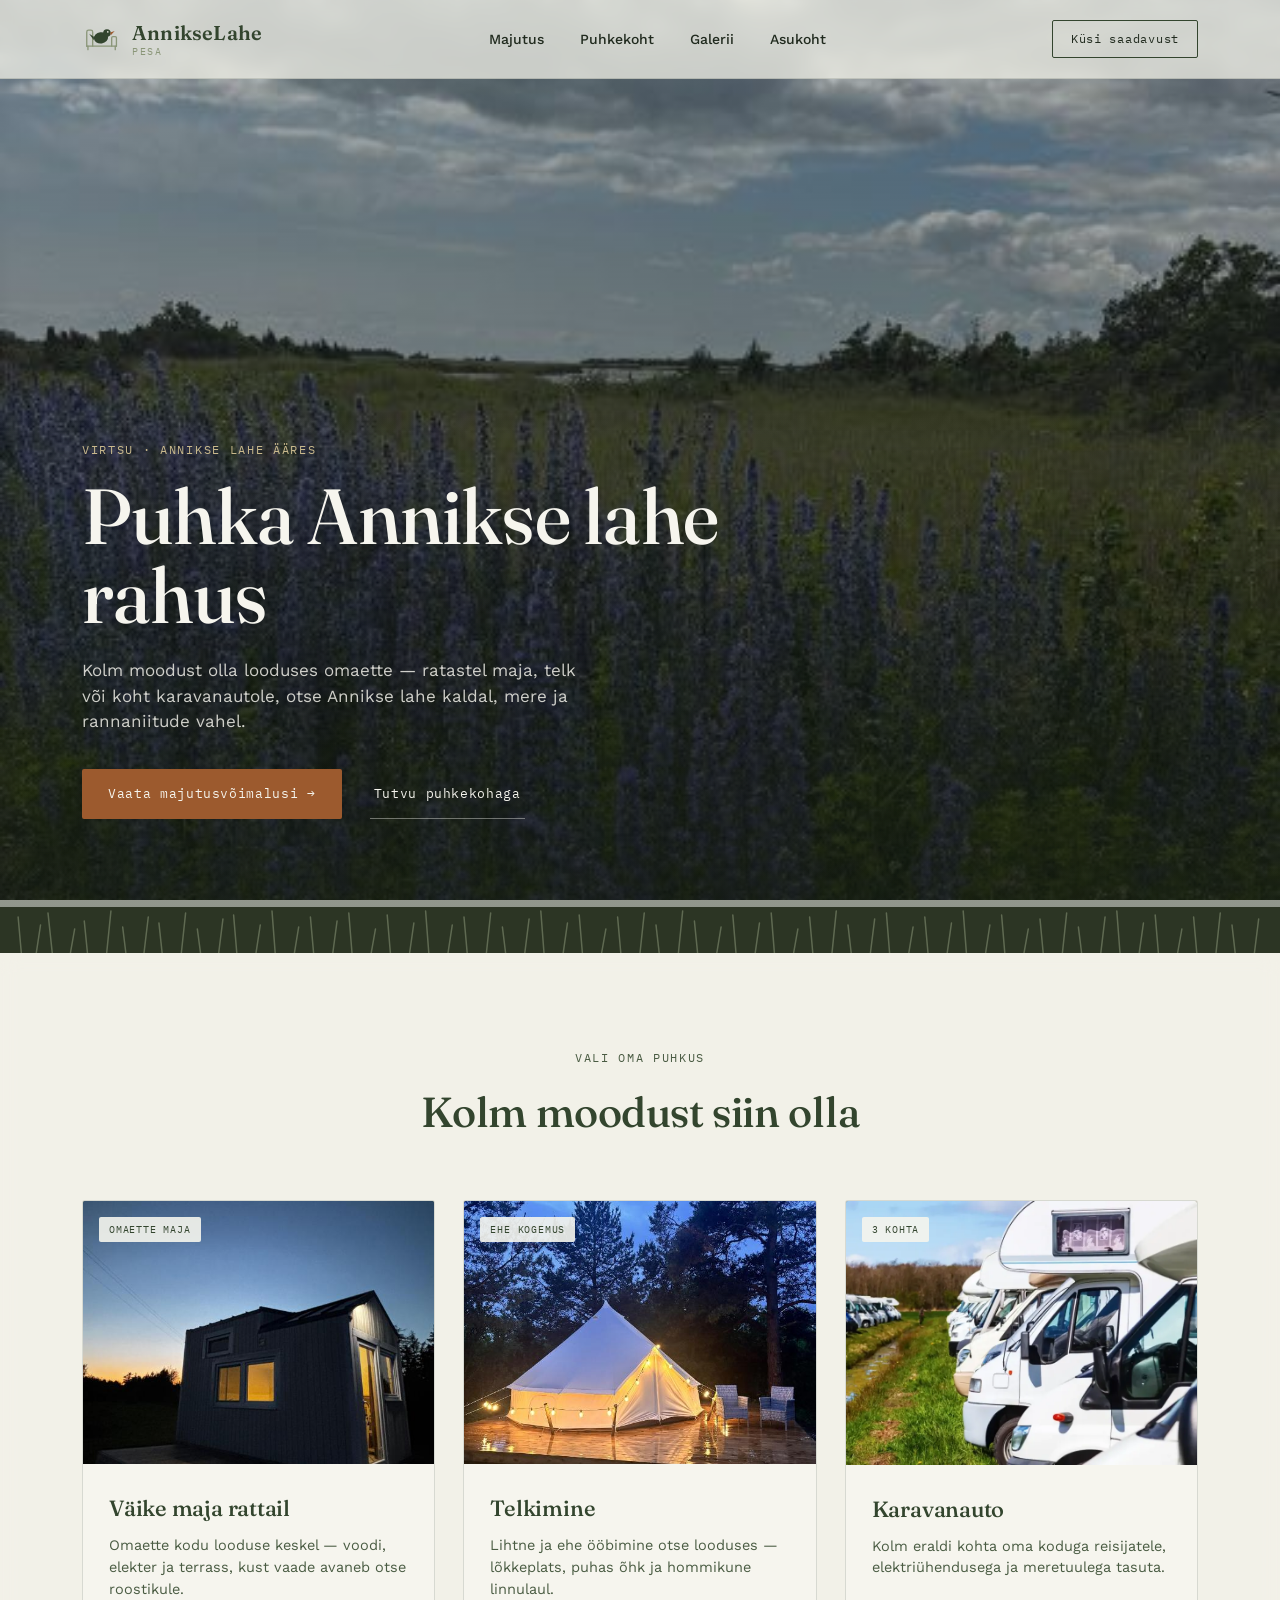
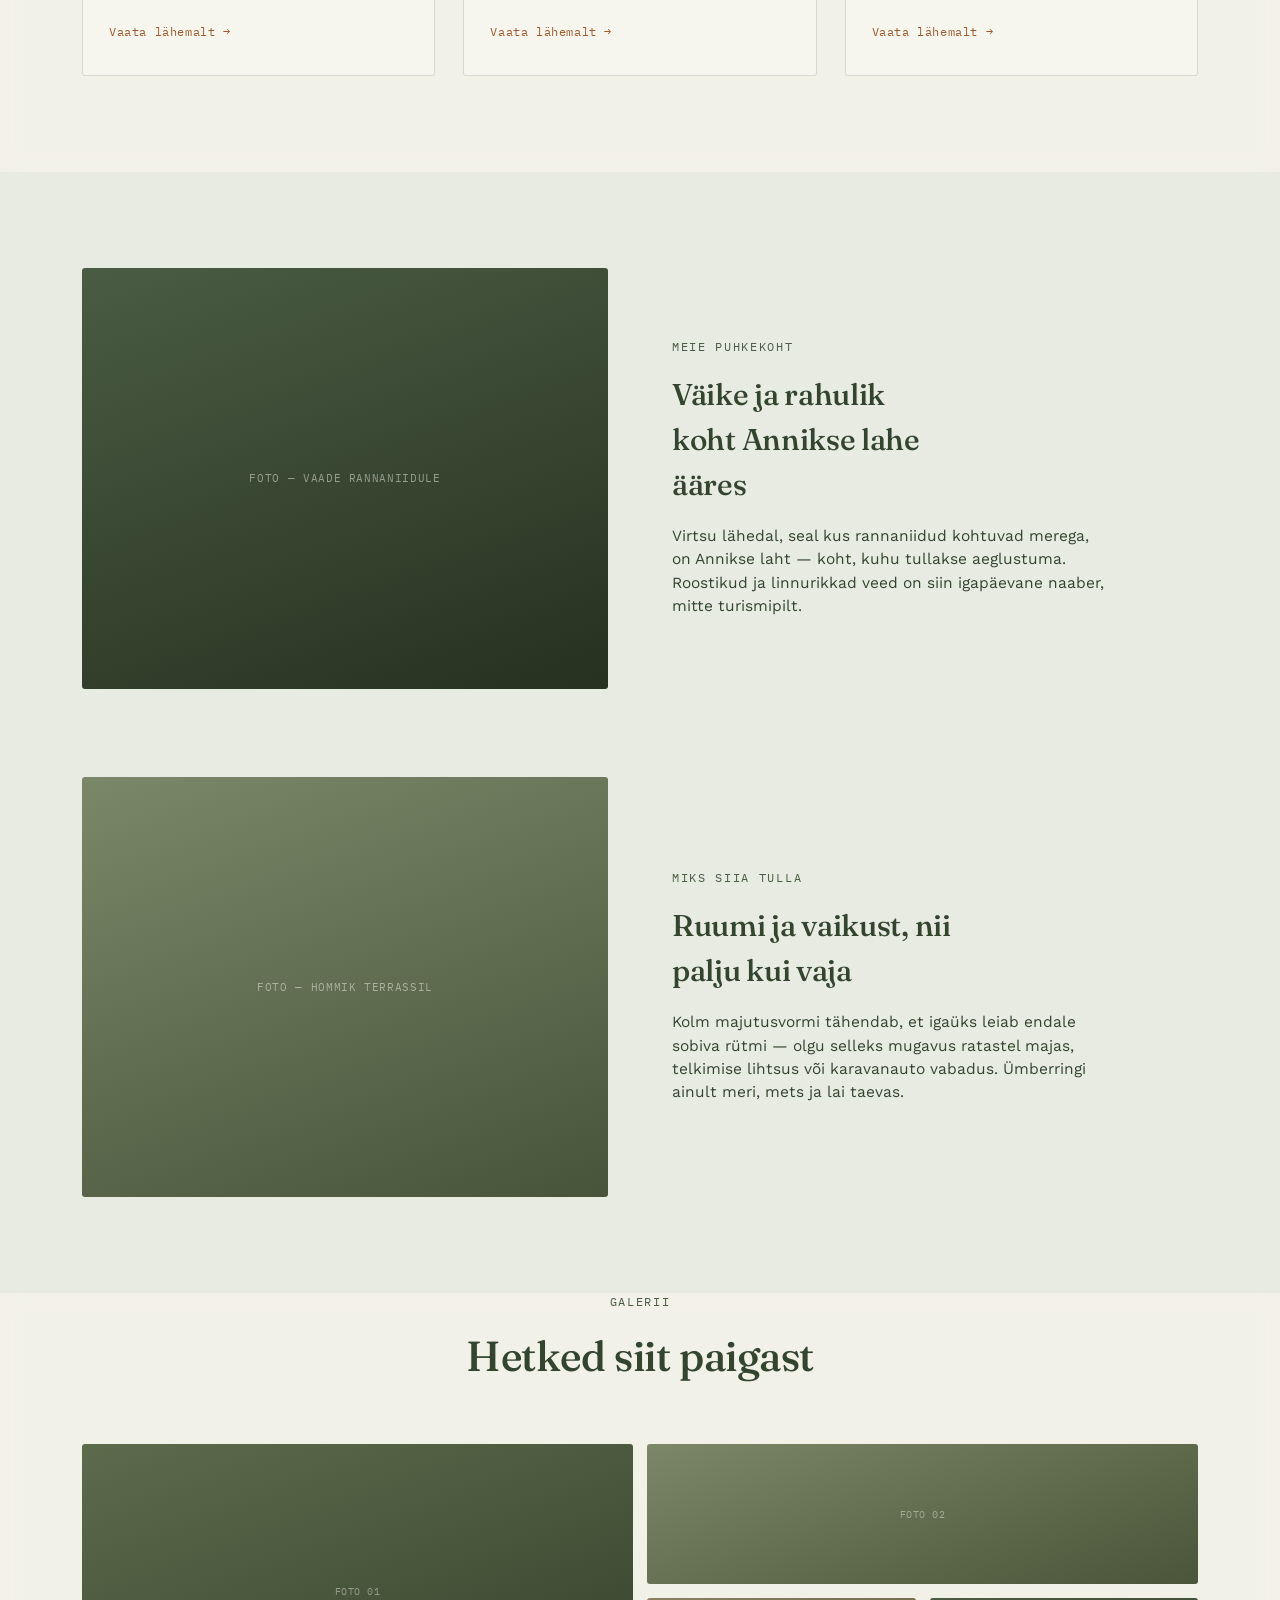
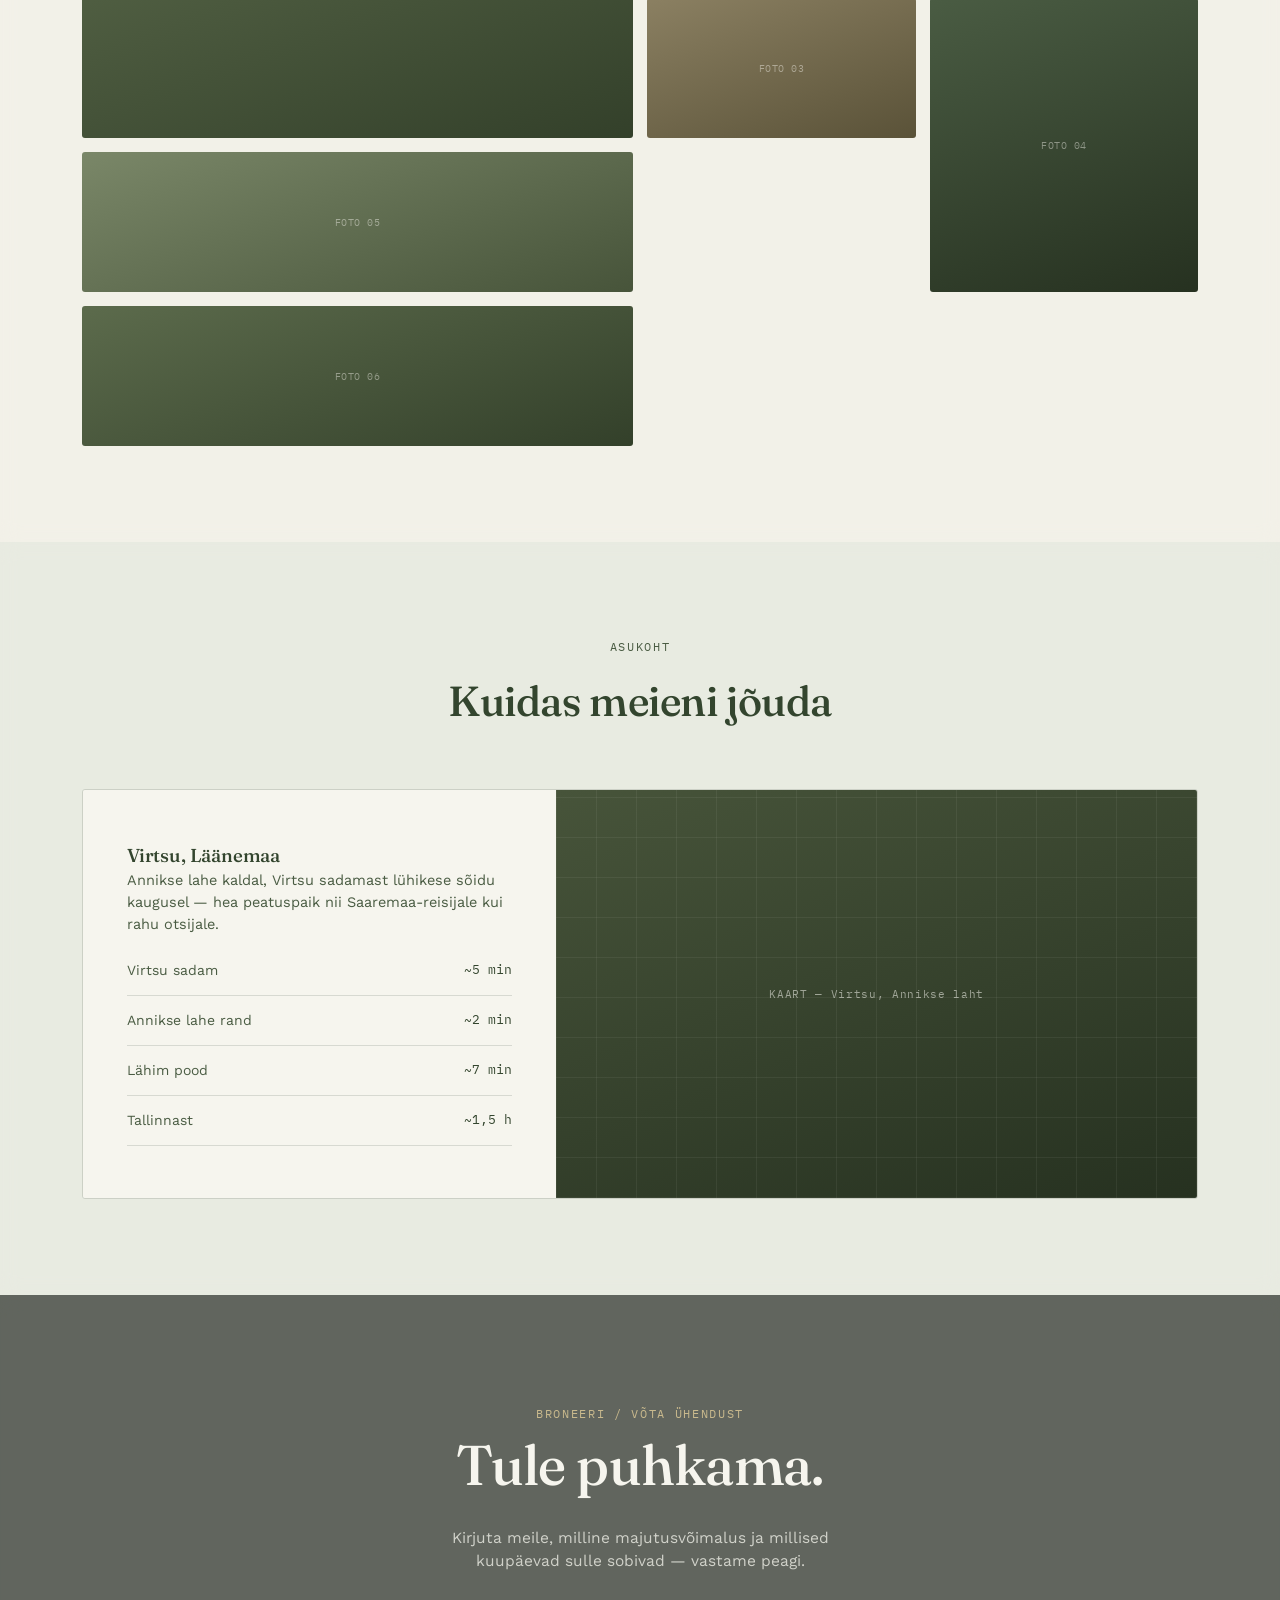
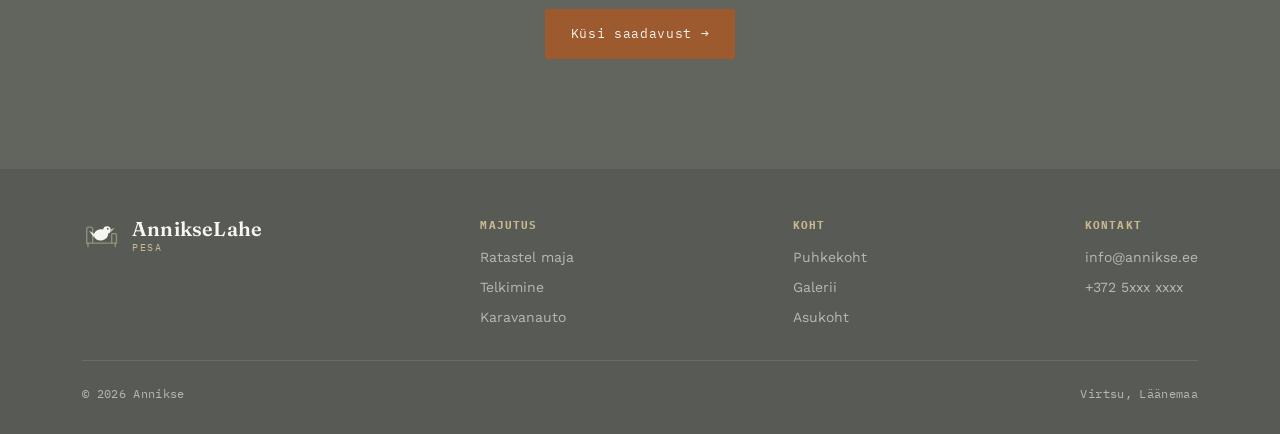
<file: templates/index.html>
<!DOCTYPE html>
<html lang="et">
<head>
<meta charset="UTF-8">
<meta name="viewport" content="width=device-width, initial-scale=1.0">
<title>Annikse — Puhkekoht Virtsus, Annikse lahe ääres</title>
<link rel="preconnect" href="https://fonts.googleapis.com">
<link rel="preconnect" href="https://fonts.gstatic.com" crossorigin>
<link href="https://fonts.googleapis.com/css2?family=Fraunces:opsz,wght@9..144,400;9..144,500;9..144,600&family=Work+Sans:wght@300;400;500;600&family=IBM+Plex+Mono:wght@400;500&display=swap" rel="stylesheet">
<link rel="stylesheet" href="/static/styles.css">

</head>
<body>

<div class="bg-fixed"></div>

<header>
  <nav class="nav">
    <div class="logo">
      <svg class="logo-mark" viewBox="0 0 64 64" xmlns="http://www.w3.org/2000/svg" aria-hidden="true">
        <g fill="none" stroke="#8a9678" stroke-width="2.2" stroke-linecap="round" stroke-linejoin="round">
          <path d="M8 44 L8 20 Q8 17 11 17 L15 17 Q18 17 18 20 L18 44"/>
          <path d="M50 44 L50 30 Q50 28 52 28 L56 28 Q58 28 58 30 L58 44"/>
          <line x1="8" y1="44" x2="58" y2="44"/>
          <line x1="10" y1="44" x2="10" y2="50"/>
          <line x1="56" y1="44" x2="56" y2="50"/>
        </g>
        <g>
          <ellipse cx="32" cy="30" rx="12" ry="9.5" fill="#33452e" transform="rotate(-8 32 30)"/>
          <path d="M20 28 L12 23 L20 34 Z" fill="#33452e"/>
          <circle cx="42" cy="22" r="6.4" fill="#33452e"/>
          <path d="M47.5 21 L55 18.5 L48.5 25.5 Z" fill="#9c5a2e"/>
          <circle cx="43.5" cy="20" r="1.3" fill="#f6f5ee"/>
        </g>
      </svg>
      <div class="logo-text">AnnikseLahe<span>PESA</span></div>
    </div>
    <ul class="nav-links">
      <li><a href="#majutus">Majutus</a></li>
      <li><a href="#puhkekoht">Puhkekoht</a></li>
      <li><a href="#galerii">Galerii</a></li>
      <li><a href="#asukoht">Asukoht</a></li>
    </ul>
    <a href="#kontakt" class="nav-cta">Küsi saadavust</a>
  </nav>
</header>

<main class="page-shell">
  <section class="hero">
    <div class="hero-content">
      <div class="eyebrow">Virtsu · Annikse lahe ääres</div>
      <h1>Puhka Annikse lahe rahus</h1>
      <p>Kolm moodust olla looduses omaette — ratastel maja, telk või koht karavanautole, otse Annikse lahe kaldal, mere ja rannaniitude vahel.</p>
      <div class="hero-actions">
        <a href="#majutus" class="btn-primary">Vaata majutusvõimalusi →</a>
        <a href="#puhkekoht" class="btn-ghost">Tutvu puhkekohaga</a>
      </div>
    </div>
  </section>

  <svg class="reed-divider reed-divider--dark" viewBox="0 0 1200 46" preserveAspectRatio="none" xmlns="http://www.w3.org/2000/svg">
  <rect width="1200" height="46" fill="#2c3524"/>
  <g stroke="#8a9678" stroke-width="1.4" stroke-linecap="round" opacity="0.55">
    <line x1="20" y1="46" x2="17" y2="10"/><line x1="34" y1="46" x2="38" y2="18"/><line x1="49" y1="46" x2="45" y2="6"/>
    <line x1="66" y1="46" x2="70" y2="22"/><line x1="82" y1="46" x2="79" y2="14"/><line x1="100" y1="46" x2="104" y2="4"/>
    <line x1="118" y1="46" x2="115" y2="20"/><line x1="135" y1="46" x2="139" y2="10"/><line x1="152" y1="46" x2="149" y2="16"/>
    <line x1="170" y1="46" x2="174" y2="6"/><line x1="188" y1="46" x2="185" y2="22"/><line x1="205" y1="46" x2="209" y2="12"/>
    <line x1="222" y1="46" x2="219" y2="8"/><line x1="240" y1="46" x2="244" y2="18"/><line x1="258" y1="46" x2="255" y2="4"/>
    <line x1="276" y1="46" x2="280" y2="20"/><line x1="294" y1="46" x2="291" y2="10"/><line x1="312" y1="46" x2="316" y2="14"/>
    <line x1="330" y1="46" x2="327" y2="6"/><line x1="348" y1="46" x2="352" y2="22"/><line x1="366" y1="46" x2="363" y2="8"/>
    <line x1="384" y1="46" x2="388" y2="16"/><line x1="402" y1="46" x2="399" y2="4"/><line x1="420" y1="46" x2="424" y2="18"/>
    <line x1="438" y1="46" x2="435" y2="10"/><line x1="456" y1="46" x2="460" y2="6"/><line x1="474" y1="46" x2="471" y2="20"/>
    <line x1="492" y1="46" x2="496" y2="12"/><line x1="510" y1="46" x2="507" y2="4"/><line x1="528" y1="46" x2="532" y2="16"/>
    <line x1="546" y1="46" x2="543" y2="8"/><line x1="564" y1="46" x2="568" y2="22"/><line x1="582" y1="46" x2="579" y2="10"/>
    <line x1="600" y1="46" x2="604" y2="6"/><line x1="618" y1="46" x2="615" y2="18"/><line x1="636" y1="46" x2="640" y2="4"/>
    <line x1="654" y1="46" x2="651" y2="14"/><line x1="672" y1="46" x2="676" y2="20"/><line x1="690" y1="46" x2="687" y2="8"/>
    <line x1="708" y1="46" x2="712" y2="16"/><line x1="726" y1="46" x2="723" y2="6"/><line x1="744" y1="46" x2="748" y2="22"/>
    <line x1="762" y1="46" x2="759" y2="10"/><line x1="780" y1="46" x2="784" y2="4"/><line x1="798" y1="46" x2="795" y2="18"/>
    <line x1="816" y1="46" x2="820" y2="12"/><line x1="834" y1="46" x2="831" y2="6"/><line x1="852" y1="46" x2="856" y2="20"/>
    <line x1="870" y1="46" x2="867" y2="10"/><line x1="888" y1="46" x2="892" y2="16"/><line x1="906" y1="46" x2="903" y2="4"/>
    <line x1="924" y1="46" x2="928" y2="18"/><line x1="942" y1="46" x2="939" y2="8"/><line x1="960" y1="46" x2="964" y2="22"/>
    <line x1="978" y1="46" x2="975" y2="12"/><line x1="996" y1="46" x2="1000" y2="6"/><line x1="1014" y1="46" x2="1011" y2="20"/>
    <line x1="1032" y1="46" x2="1036" y2="10"/><line x1="1050" y1="46" x2="1047" y2="4"/><line x1="1068" y1="46" x2="1072" y2="16"/>
    <line x1="1086" y1="46" x2="1083" y2="8"/><line x1="1104" y1="46" x2="1108" y2="22"/><line x1="1122" y1="46" x2="1119" y2="10"/>
    <line x1="1140" y1="46" x2="1144" y2="6"/><line x1="1158" y1="46" x2="1155" y2="18"/><line x1="1176" y1="46" x2="1180" y2="12"/>
  </g>
</svg>

<section class="section" id="majutus">
  <div class="wrap">
    <div class="section-head">
      <div class="eyebrow">Vali oma puhkus</div>
      <h2>Kolm moodust siin olla</h2>
    </div>
    <div class="stay-grid">

      <a class="stay-card" href="#">
        <div class="stay-photo">
          <img src="/static/images/putka.jpg" alt="Väike maja õhtuvalguses">
          <span class="stay-tag">Omaette maja</span>
        </div>
        <div class="stay-body">
          <h3>Väike maja rattail</h3>
          <p>Omaette kodu looduse keskel — voodi, elekter ja terrass, kust vaade avaneb otse roostikule.</p>
          <span class="stay-link">Vaata lähemalt →</span>
        </div>
      </a>

      <a class="stay-card" href="#">
        <div class="stay-photo">
          <img src="/static/images/telk.jpg" alt="Telk metsa all õhtuvalguses">
          <span class="stay-tag">Ehe kogemus</span>
        </div>
        <div class="stay-body">
          <h3>Telkimine</h3>
          <p>Lihtne ja ehe ööbimine otse looduses — lõkkeplats, puhas õhk ja hommikune linnulaul.</p>
          <span class="stay-link">Vaata lähemalt →</span>
        </div>
      </a>

      <a class="stay-card" href="#">
        <div class="stay-photo">
          <img src="/static/images/karavan.webp" alt="Karavanautod rohelisel alal">
          <span class="stay-tag">3 kohta</span>
        </div>
        <div class="stay-body">
          <h3>Karavanauto</h3>
          <p>Kolm eraldi kohta oma koduga reisijatele, elektriühendusega ja meretuulega tasuta.</p>
          <span class="stay-link">Vaata lähemalt →</span>
        </div>
      </a>

    </div>
  </div>
</section>

<section class="section about" id="puhkekoht">
  <div class="wrap">

    <div class="about-row">
      <div class="about-photo">FOTO — vaade rannaniidule</div>
      <div class="about-text">
        <div class="eyebrow">Meie puhkekoht</div>
        <h2>Väike ja rahulik koht Annikse lahe ääres</h2>
        <p>Virtsu lähedal, seal kus rannaniidud kohtuvad merega, on Annikse laht — koht, kuhu tullakse aeglustuma. Roostikud ja linnurikkad veed on siin igapäevane naaber, mitte turismipilt.</p>
      </div>
    </div>

    <div class="about-row reverse">
      <div class="about-photo">FOTO — hommik terrassil</div>
      <div class="about-text">
        <div class="eyebrow">Miks siia tulla</div>
        <h2>Ruumi ja vaikust, nii palju kui vaja</h2>
        <p>Kolm majutusvormi tähendab, et igaüks leiab endale sobiva rütmi — olgu selleks mugavus ratastel majas, telkimise lihtsus või karavanauto vabadus. Ümberringi ainult meri, mets ja lai taevas.</p>
      </div>
    </div>

  </div>
</section>

<section class="section" id="galerii" style="padding-top:0;">
  <div class="wrap">
    <div class="section-head">
      <div class="eyebrow">Galerii</div>
      <h2>Hetked siit paigast</h2>
    </div>
    <div class="gallery-grid">
      <div class="g-item">FOTO 01</div>
      <div class="g-item">FOTO 02</div>
      <div class="g-item">FOTO 03</div>
      <div class="g-item">FOTO 04</div>
      <div class="g-item">FOTO 05</div>
      <div class="g-item">FOTO 06</div>
    </div>
  </div>
</section>

<section class="section location" id="asukoht">
  <div class="wrap">
    <div class="section-head">
      <div class="eyebrow">Asukoht</div>
      <h2>Kuidas meieni jõuda</h2>
    </div>
    <div class="location-grid">
      <div class="location-text">
        <h3>Virtsu, Läänemaa</h3>
        <p style="color:var(--pine-dim); font-size:14.5px;">Annikse lahe kaldal, Virtsu sadamast lühikese sõidu kaugusel — hea peatuspaik nii Saaremaa-reisijale kui rahu otsijale.</p>
        <ul class="location-list">
          <li><span>Virtsu sadam</span><span>~5 min</span></li>
          <li><span>Annikse lahe rand</span><span>~2 min</span></li>
          <li><span>Lähim pood</span><span>~7 min</span></li>
          <li><span>Tallinnast</span><span>~1,5 h</span></li>
        </ul>
      </div>
      <div class="location-map">KAART — Virtsu, Annikse laht</div>
    </div>
  </div>
</section>

<section class="closing" id="kontakt">
  <div class="wrap">
    <div class="eyebrow" style="color:var(--dune);">Broneeri / võta ühendust</div>
    <h2>Tule puhkama.</h2>
    <p>Kirjuta meile, milline majutusvõimalus ja millised kuupäevad sulle sobivad — vastame peagi.</p>
    <a href="#" class="btn-primary">Küsi saadavust →</a>
  </div>
</section>

<footer>
  <div class="wrap">
    <div class="footer-grid">
      <div class="footer-brand">
        <div class="logo">
          <svg class="logo-mark" viewBox="0 0 64 64" xmlns="http://www.w3.org/2000/svg" aria-hidden="true">
            <g fill="none" stroke="#8a9678" stroke-width="2.2" stroke-linecap="round" stroke-linejoin="round">
              <path d="M8 44 L8 20 Q8 17 11 17 L15 17 Q18 17 18 20 L18 44"/>
              <path d="M50 44 L50 30 Q50 28 52 28 L56 28 Q58 28 58 30 L58 44"/>
              <line x1="8" y1="44" x2="58" y2="44"/>
              <line x1="10" y1="44" x2="10" y2="50"/>
              <line x1="56" y1="44" x2="56" y2="50"/>
            </g>
            <g>
              <ellipse cx="32" cy="30" rx="12" ry="9.5" fill="#f6f5ee" transform="rotate(-8 32 30)"/>
              <path d="M20 28 L12 23 L20 34 Z" fill="#f6f5ee"/>
              <circle cx="42" cy="22" r="6.4" fill="#f6f5ee"/>
              <path d="M47.5 21 L55 18.5 L48.5 25.5 Z" fill="#c9b98d"/>
              <circle cx="43.5" cy="20" r="1.3" fill="#263120"/>
            </g>
          </svg>
<div class="logo-text" style="color:var(--paper);">AnnikseLahe<span style="color:var(--dune);">PESA</span></div>        </div>
      </div>
      <div class="footer-col">
        <h4>Majutus</h4>
        <ul>
          <li><a href="#">Ratastel maja</a></li>
          <li><a href="#">Telkimine</a></li>
          <li><a href="#">Karavanauto</a></li>
        </ul>
      </div>
      <div class="footer-col">
        <h4>Koht</h4>
        <ul>
          <li><a href="#puhkekoht">Puhkekoht</a></li>
          <li><a href="#galerii">Galerii</a></li>
          <li><a href="#asukoht">Asukoht</a></li>
        </ul>
      </div>
      <div class="footer-col">
        <h4>Kontakt</h4>
        <ul>
          <li>info@annikse.ee</li>
          <li>+372 5xxx xxxx</li>
        </ul>
      </div>
    </div>
    <div class="footer-bottom">
      <span>© 2026 Annikse</span>
      <span>Virtsu, Läänemaa</span>
    </div>
  </div>
</footer>
</main>

</body>
</html>
</file>
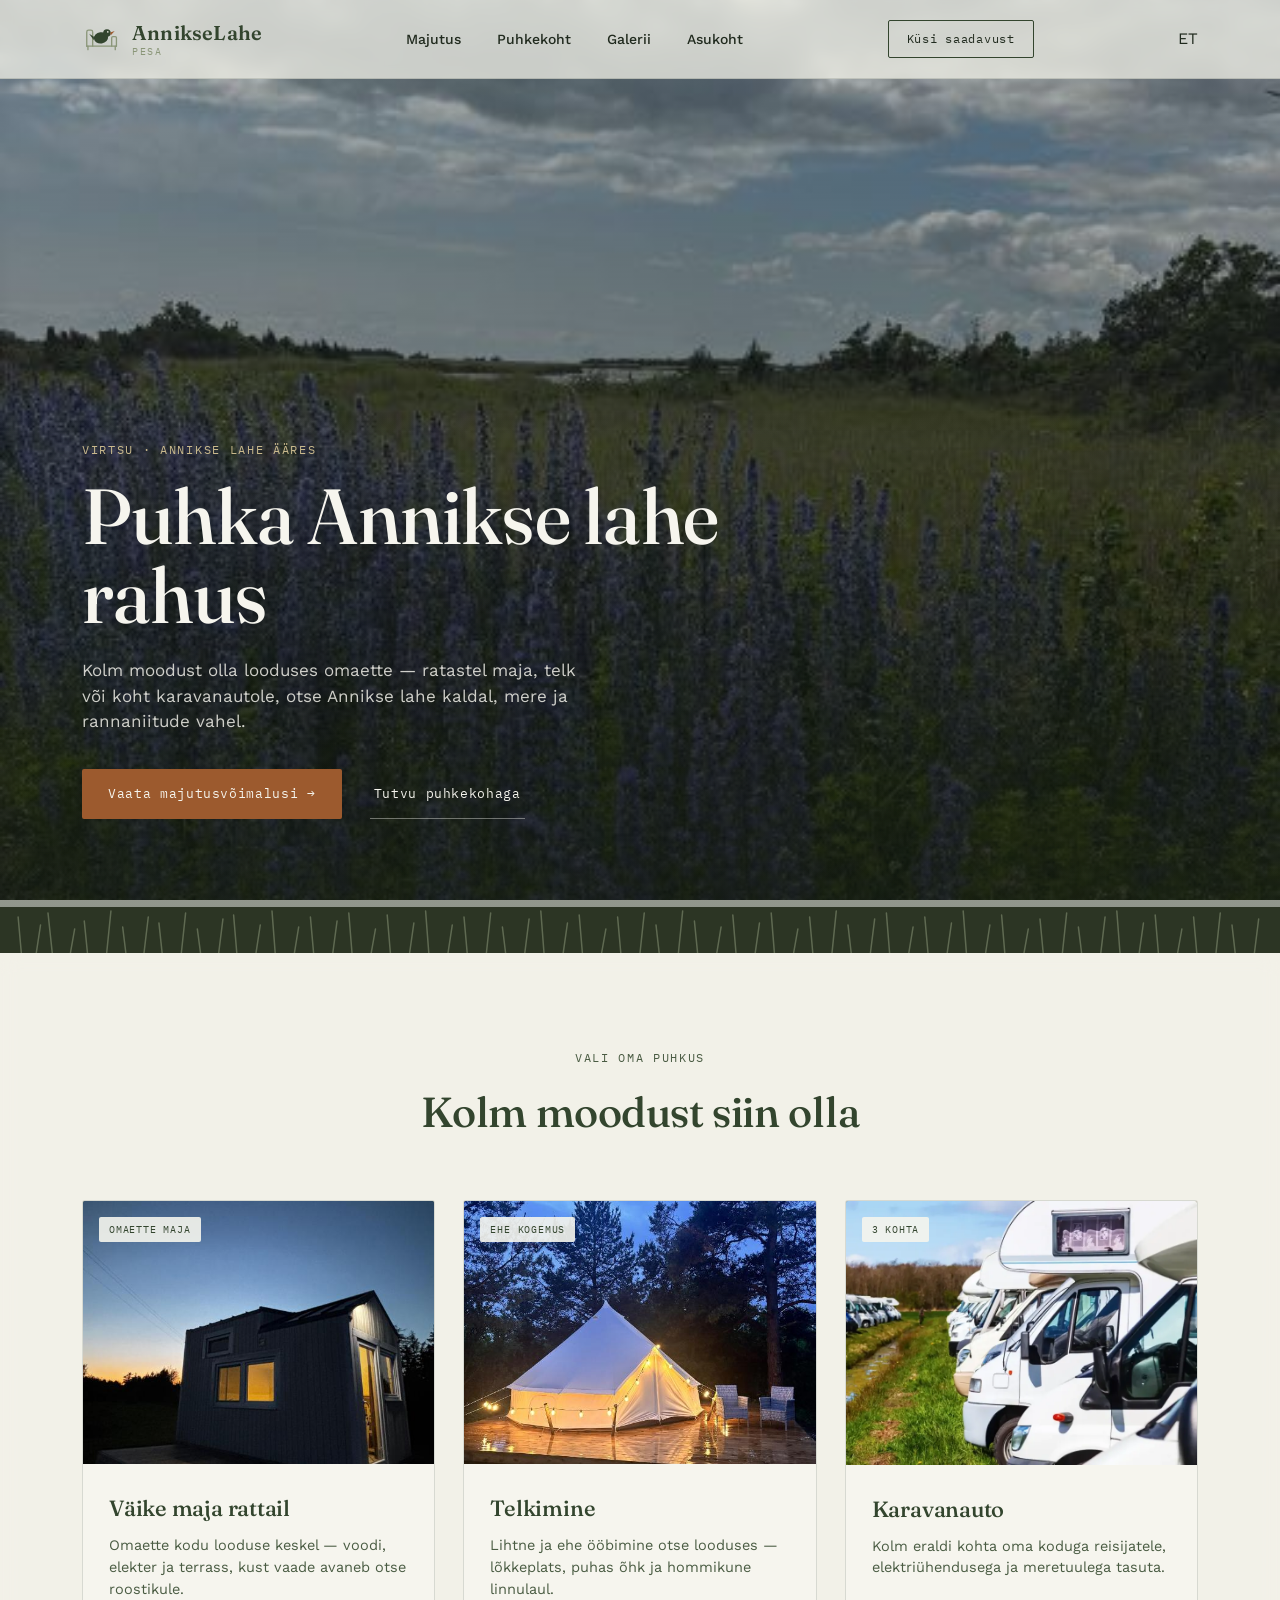
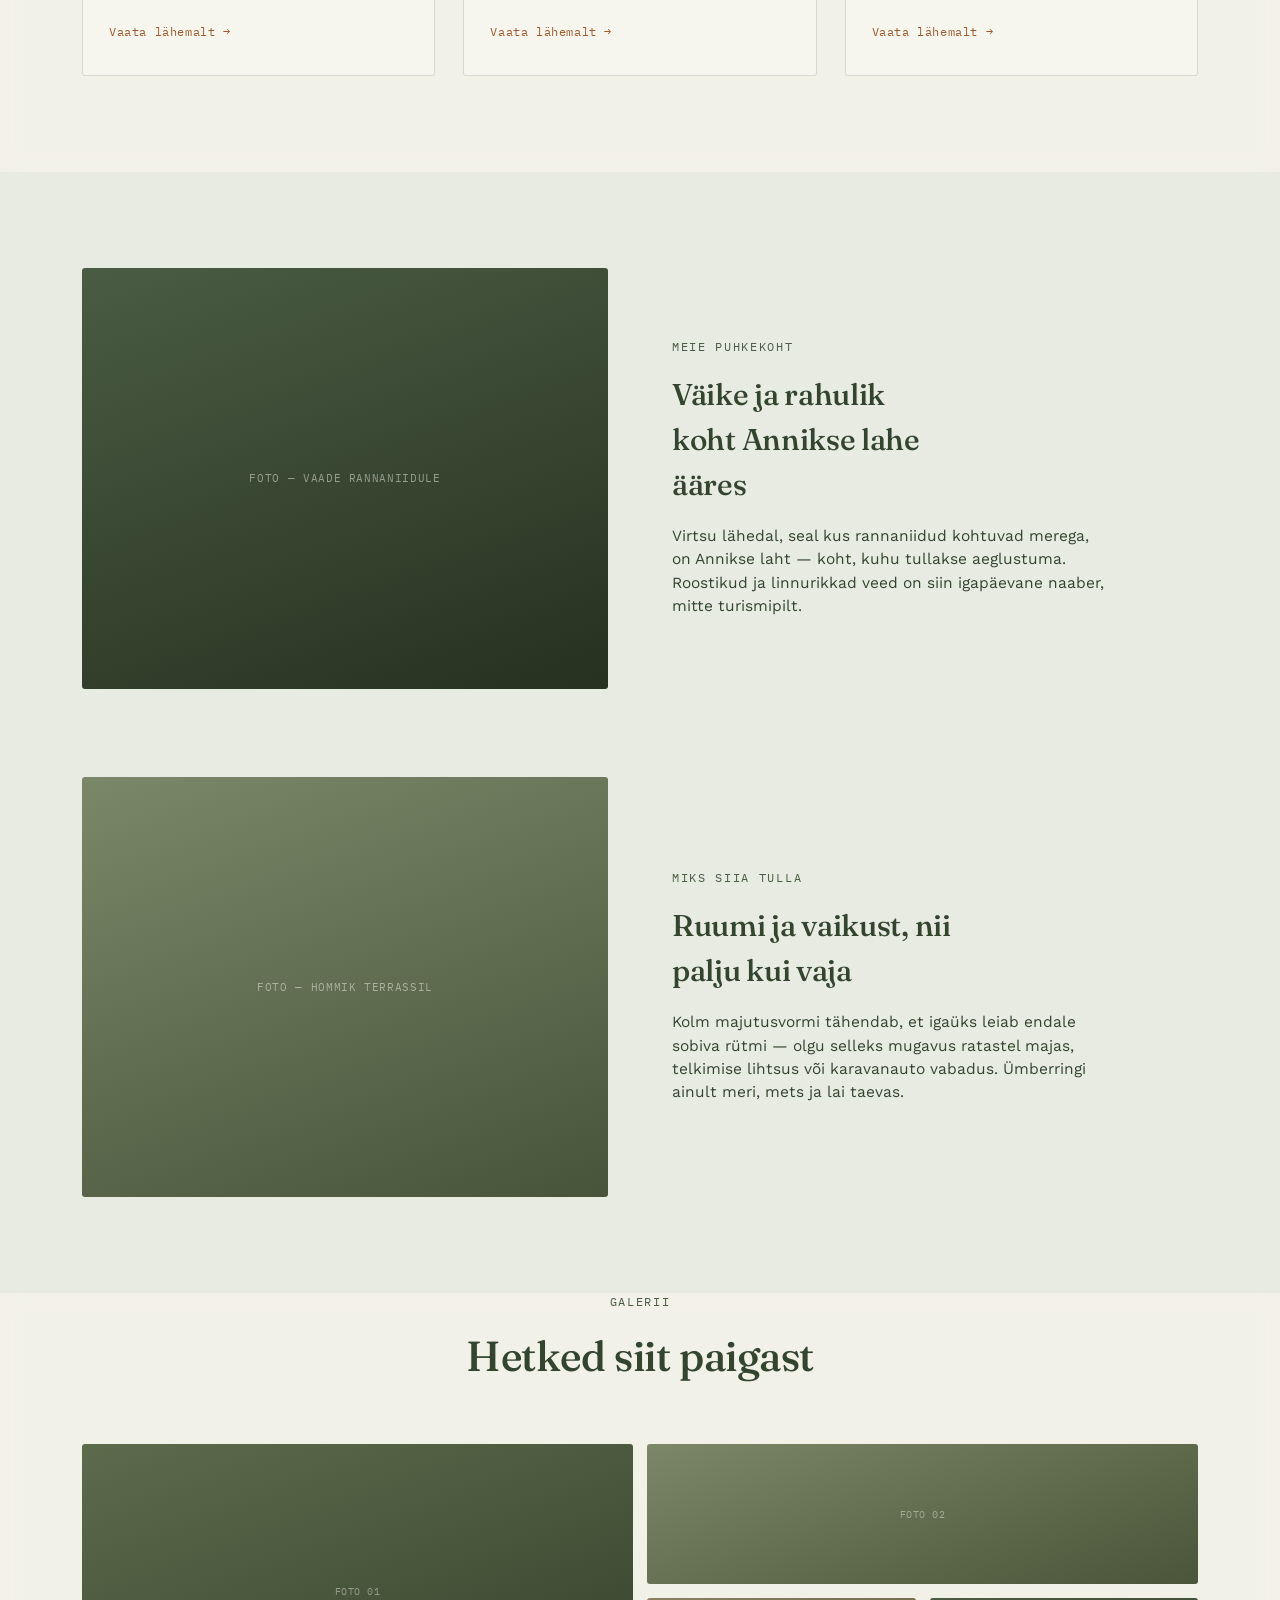
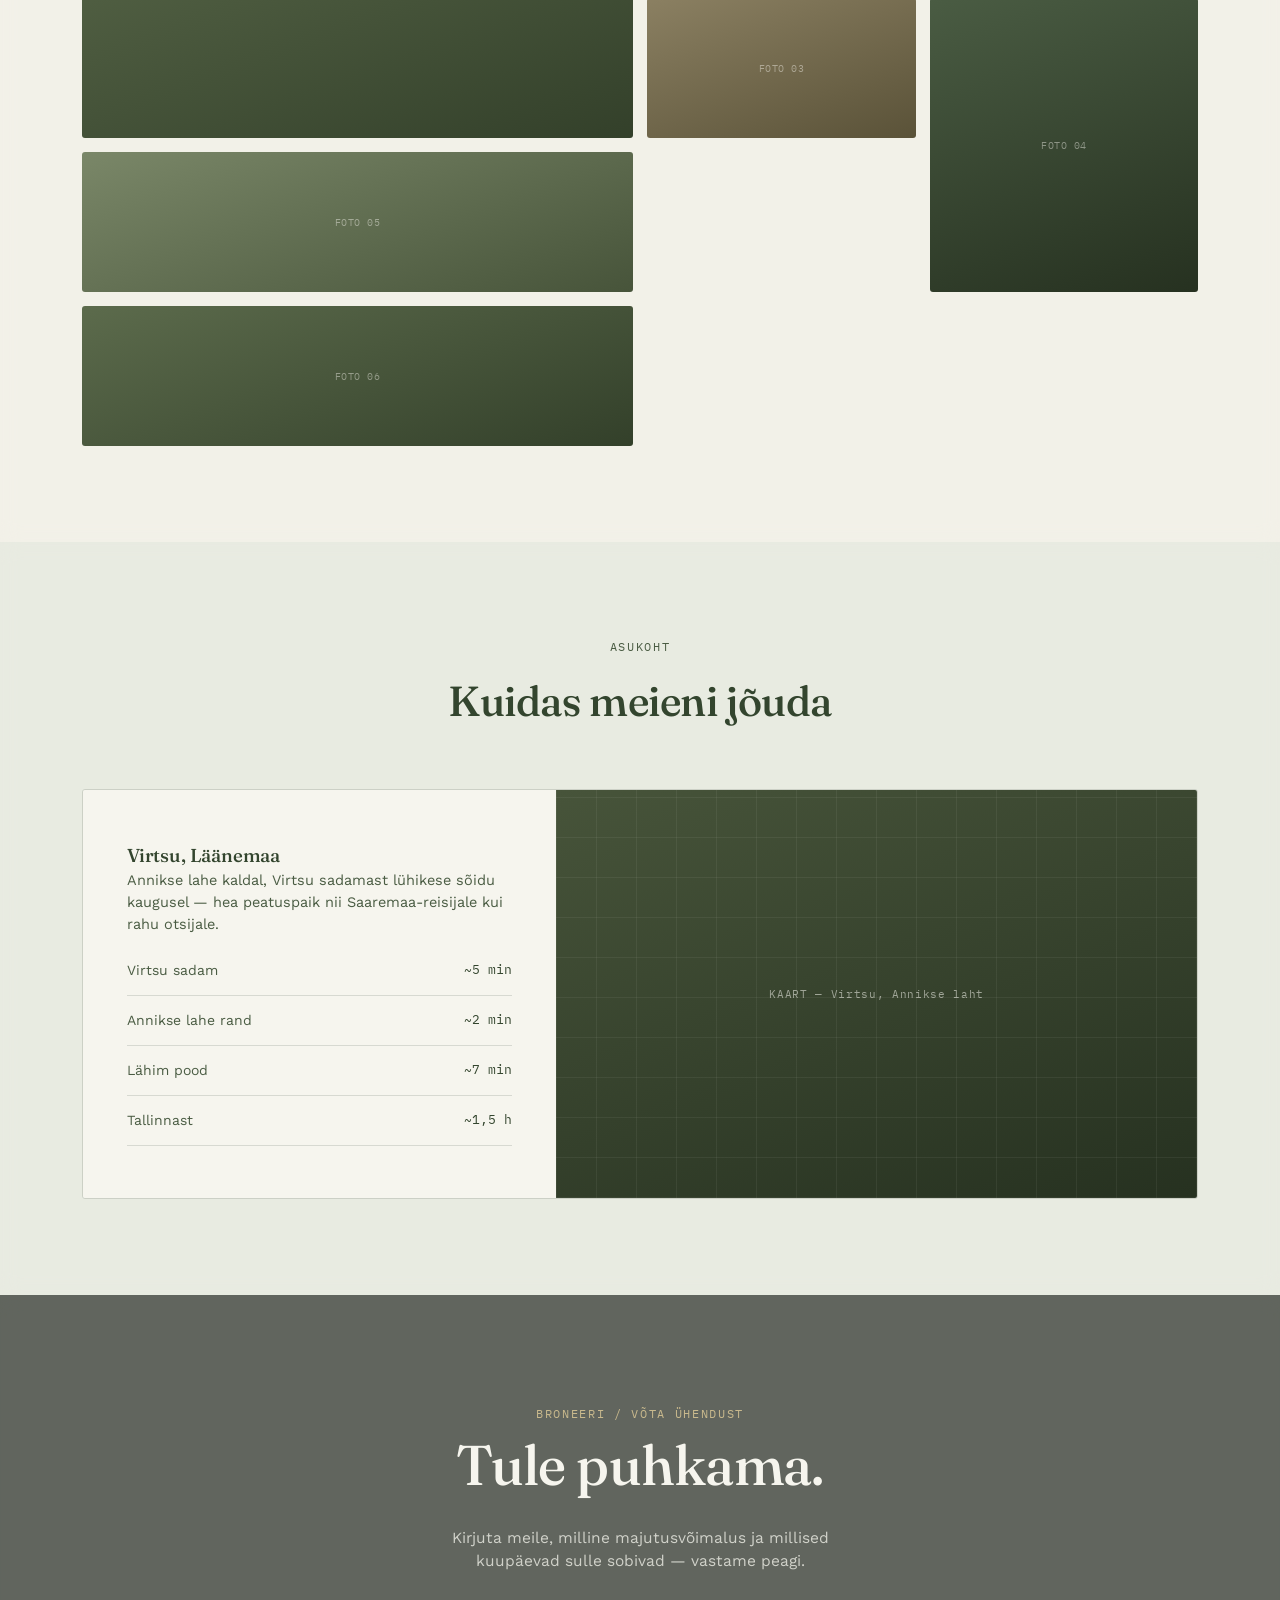
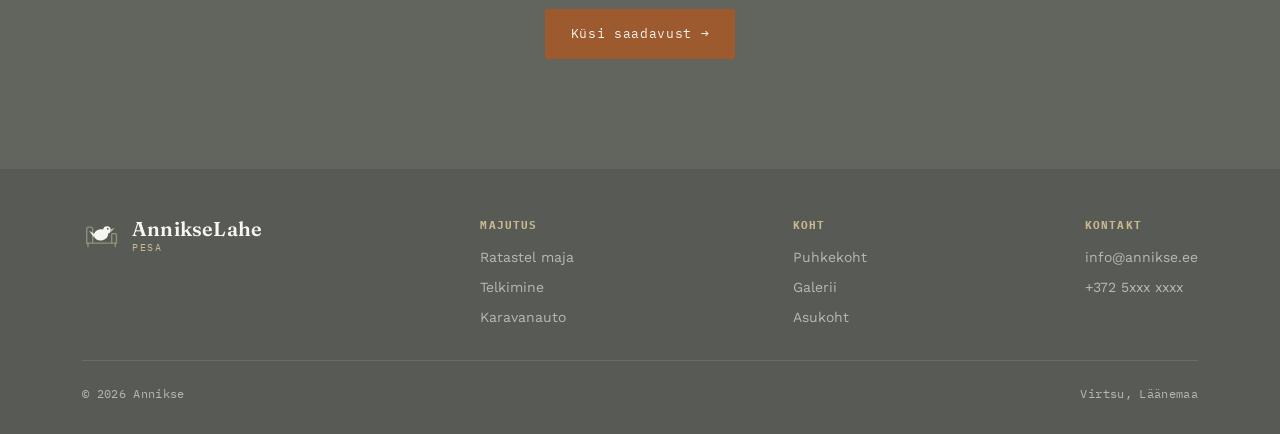
<file: templates/en/index.html>
<!DOCTYPE html>
<html lang="et">
<head>
<meta charset="UTF-8">
<meta name="viewport" content="width=device-width, initial-scale=1.0">
<title>Annikse — Puhkekoht Virtsus, Annikse lahe ääres</title>
<link rel="preconnect" href="https://fonts.googleapis.com">
<link rel="preconnect" href="https://fonts.gstatic.com" crossorigin>
<link href="https://fonts.googleapis.com/css2?family=Fraunces:opsz,wght@9..144,400;9..144,500;9..144,600&family=Work+Sans:wght@300;400;500;600&family=IBM+Plex+Mono:wght@400;500&display=swap" rel="stylesheet">
<link rel="stylesheet" href="/static/styles.css">

</head>
<body>

<div class="bg-fixed"></div>

<header>
  <nav class="nav">
    <div class="logo">
      <svg class="logo-mark" viewBox="0 0 64 64" xmlns="http://www.w3.org/2000/svg" aria-hidden="true">
        <g fill="none" stroke="#8a9678" stroke-width="2.2" stroke-linecap="round" stroke-linejoin="round">
          <path d="M8 44 L8 20 Q8 17 11 17 L15 17 Q18 17 18 20 L18 44"/>
          <path d="M50 44 L50 30 Q50 28 52 28 L56 28 Q58 28 58 30 L58 44"/>
          <line x1="8" y1="44" x2="58" y2="44"/>
          <line x1="10" y1="44" x2="10" y2="50"/>
          <line x1="56" y1="44" x2="56" y2="50"/>
        </g>
        <g>
          <ellipse cx="32" cy="30" rx="12" ry="9.5" fill="#33452e" transform="rotate(-8 32 30)"/>
          <path d="M20 28 L12 23 L20 34 Z" fill="#33452e"/>
          <circle cx="42" cy="22" r="6.4" fill="#33452e"/>
          <path d="M47.5 21 L55 18.5 L48.5 25.5 Z" fill="#9c5a2e"/>
          <circle cx="43.5" cy="20" r="1.3" fill="#f6f5ee"/>
        </g>
      </svg>
      <div class="logo-text">AnnikseLahe<span>PESA</span></div>
    </div>
    <ul class="nav-links">
      <li><a href="#majutus">Majutus</a></li>
      <li><a href="#puhkekoht">Puhkekoht</a></li>
      <li><a href="#galerii">Galerii</a></li>
      <li><a href="#asukoht">Asukoht</a></li>
    </ul>
    <a href="#kontakt" class="nav-cta">Küsi saadavust</a>
    <a href="/ee" class="lang-switch">ET</a>
  </nav>
</header>

<main class="page-shell">
  <section class="hero">
    <div class="hero-content">
      <div class="eyebrow">Virtsu · Annikse lahe ääres</div>
      <h1>Puhka Annikse lahe rahus</h1>
      <p>Kolm moodust olla looduses omaette — ratastel maja, telk või koht karavanautole, otse Annikse lahe kaldal, mere ja rannaniitude vahel.</p>
      <div class="hero-actions">
        <a href="#majutus" class="btn-primary">Vaata majutusvõimalusi →</a>
        <a href="#puhkekoht" class="btn-ghost">Tutvu puhkekohaga</a>
      </div>
    </div>
  </section>

  <svg class="reed-divider reed-divider--dark" viewBox="0 0 1200 46" preserveAspectRatio="none" xmlns="http://www.w3.org/2000/svg">
  <rect width="1200" height="46" fill="#2c3524"/>
  <g stroke="#8a9678" stroke-width="1.4" stroke-linecap="round" opacity="0.55">
    <line x1="20" y1="46" x2="17" y2="10"/><line x1="34" y1="46" x2="38" y2="18"/><line x1="49" y1="46" x2="45" y2="6"/>
    <line x1="66" y1="46" x2="70" y2="22"/><line x1="82" y1="46" x2="79" y2="14"/><line x1="100" y1="46" x2="104" y2="4"/>
    <line x1="118" y1="46" x2="115" y2="20"/><line x1="135" y1="46" x2="139" y2="10"/><line x1="152" y1="46" x2="149" y2="16"/>
    <line x1="170" y1="46" x2="174" y2="6"/><line x1="188" y1="46" x2="185" y2="22"/><line x1="205" y1="46" x2="209" y2="12"/>
    <line x1="222" y1="46" x2="219" y2="8"/><line x1="240" y1="46" x2="244" y2="18"/><line x1="258" y1="46" x2="255" y2="4"/>
    <line x1="276" y1="46" x2="280" y2="20"/><line x1="294" y1="46" x2="291" y2="10"/><line x1="312" y1="46" x2="316" y2="14"/>
    <line x1="330" y1="46" x2="327" y2="6"/><line x1="348" y1="46" x2="352" y2="22"/><line x1="366" y1="46" x2="363" y2="8"/>
    <line x1="384" y1="46" x2="388" y2="16"/><line x1="402" y1="46" x2="399" y2="4"/><line x1="420" y1="46" x2="424" y2="18"/>
    <line x1="438" y1="46" x2="435" y2="10"/><line x1="456" y1="46" x2="460" y2="6"/><line x1="474" y1="46" x2="471" y2="20"/>
    <line x1="492" y1="46" x2="496" y2="12"/><line x1="510" y1="46" x2="507" y2="4"/><line x1="528" y1="46" x2="532" y2="16"/>
    <line x1="546" y1="46" x2="543" y2="8"/><line x1="564" y1="46" x2="568" y2="22"/><line x1="582" y1="46" x2="579" y2="10"/>
    <line x1="600" y1="46" x2="604" y2="6"/><line x1="618" y1="46" x2="615" y2="18"/><line x1="636" y1="46" x2="640" y2="4"/>
    <line x1="654" y1="46" x2="651" y2="14"/><line x1="672" y1="46" x2="676" y2="20"/><line x1="690" y1="46" x2="687" y2="8"/>
    <line x1="708" y1="46" x2="712" y2="16"/><line x1="726" y1="46" x2="723" y2="6"/><line x1="744" y1="46" x2="748" y2="22"/>
    <line x1="762" y1="46" x2="759" y2="10"/><line x1="780" y1="46" x2="784" y2="4"/><line x1="798" y1="46" x2="795" y2="18"/>
    <line x1="816" y1="46" x2="820" y2="12"/><line x1="834" y1="46" x2="831" y2="6"/><line x1="852" y1="46" x2="856" y2="20"/>
    <line x1="870" y1="46" x2="867" y2="10"/><line x1="888" y1="46" x2="892" y2="16"/><line x1="906" y1="46" x2="903" y2="4"/>
    <line x1="924" y1="46" x2="928" y2="18"/><line x1="942" y1="46" x2="939" y2="8"/><line x1="960" y1="46" x2="964" y2="22"/>
    <line x1="978" y1="46" x2="975" y2="12"/><line x1="996" y1="46" x2="1000" y2="6"/><line x1="1014" y1="46" x2="1011" y2="20"/>
    <line x1="1032" y1="46" x2="1036" y2="10"/><line x1="1050" y1="46" x2="1047" y2="4"/><line x1="1068" y1="46" x2="1072" y2="16"/>
    <line x1="1086" y1="46" x2="1083" y2="8"/><line x1="1104" y1="46" x2="1108" y2="22"/><line x1="1122" y1="46" x2="1119" y2="10"/>
    <line x1="1140" y1="46" x2="1144" y2="6"/><line x1="1158" y1="46" x2="1155" y2="18"/><line x1="1176" y1="46" x2="1180" y2="12"/>
  </g>
</svg>

<section class="section" id="majutus">
  <div class="wrap">
    <div class="section-head">
      <div class="eyebrow">Vali oma puhkus</div>
      <h2>Kolm moodust siin olla</h2>
    </div>
    <div class="stay-grid">

      <a class="stay-card" href="#">
        <div class="stay-photo">
          <img src="/static/images/putka.jpg" alt="Väike maja õhtuvalguses">
          <span class="stay-tag">Omaette maja</span>
        </div>
        <div class="stay-body">
          <h3>Väike maja rattail</h3>
          <p>Omaette kodu looduse keskel — voodi, elekter ja terrass, kust vaade avaneb otse roostikule.</p>
          <span class="stay-link">Vaata lähemalt →</span>
        </div>
      </a>

      <a class="stay-card" href="#">
        <div class="stay-photo">
          <img src="/static/images/telk.jpg" alt="Telk metsa all õhtuvalguses">
          <span class="stay-tag">Ehe kogemus</span>
        </div>
        <div class="stay-body">
          <h3>Telkimine</h3>
          <p>Lihtne ja ehe ööbimine otse looduses — lõkkeplats, puhas õhk ja hommikune linnulaul.</p>
          <span class="stay-link">Vaata lähemalt →</span>
        </div>
      </a>

      <a class="stay-card" href="#">
        <div class="stay-photo">
          <img src="/static/images/karavan.webp" alt="Karavanautod rohelisel alal">
          <span class="stay-tag">3 kohta</span>
        </div>
        <div class="stay-body">
          <h3>Karavanauto</h3>
          <p>Kolm eraldi kohta oma koduga reisijatele, elektriühendusega ja meretuulega tasuta.</p>
          <span class="stay-link">Vaata lähemalt →</span>
        </div>
      </a>

    </div>
  </div>
</section>

<section class="section about" id="puhkekoht">
  <div class="wrap">

    <div class="about-row">
      <div class="about-photo">FOTO — vaade rannaniidule</div>
      <div class="about-text">
        <div class="eyebrow">Meie puhkekoht</div>
        <h2>Väike ja rahulik koht Annikse lahe ääres</h2>
        <p>Virtsu lähedal, seal kus rannaniidud kohtuvad merega, on Annikse laht — koht, kuhu tullakse aeglustuma. Roostikud ja linnurikkad veed on siin igapäevane naaber, mitte turismipilt.</p>
      </div>
    </div>

    <div class="about-row reverse">
      <div class="about-photo">FOTO — hommik terrassil</div>
      <div class="about-text">
        <div class="eyebrow">Miks siia tulla</div>
        <h2>Ruumi ja vaikust, nii palju kui vaja</h2>
        <p>Kolm majutusvormi tähendab, et igaüks leiab endale sobiva rütmi — olgu selleks mugavus ratastel majas, telkimise lihtsus või karavanauto vabadus. Ümberringi ainult meri, mets ja lai taevas.</p>
      </div>
    </div>

  </div>
</section>

<section class="section" id="galerii" style="padding-top:0;">
  <div class="wrap">
    <div class="section-head">
      <div class="eyebrow">Galerii</div>
      <h2>Hetked siit paigast</h2>
    </div>
    <div class="gallery-grid">
      <div class="g-item">FOTO 01</div>
      <div class="g-item">FOTO 02</div>
      <div class="g-item">FOTO 03</div>
      <div class="g-item">FOTO 04</div>
      <div class="g-item">FOTO 05</div>
      <div class="g-item">FOTO 06</div>
    </div>
  </div>
</section>

<section class="section location" id="asukoht">
  <div class="wrap">
    <div class="section-head">
      <div class="eyebrow">Asukoht</div>
      <h2>Kuidas meieni jõuda</h2>
    </div>
    <div class="location-grid">
      <div class="location-text">
        <h3>Virtsu, Läänemaa</h3>
        <p style="color:var(--pine-dim); font-size:14.5px;">Annikse lahe kaldal, Virtsu sadamast lühikese sõidu kaugusel — hea peatuspaik nii Saaremaa-reisijale kui rahu otsijale.</p>
        <ul class="location-list">
          <li><span>Virtsu sadam</span><span>~5 min</span></li>
          <li><span>Annikse lahe rand</span><span>~2 min</span></li>
          <li><span>Lähim pood</span><span>~7 min</span></li>
          <li><span>Tallinnast</span><span>~1,5 h</span></li>
        </ul>
      </div>
      <div class="location-map">KAART — Virtsu, Annikse laht</div>
    </div>
  </div>
</section>

<section class="closing" id="kontakt">
  <div class="wrap">
    <div class="eyebrow" style="color:var(--dune);">Broneeri / võta ühendust</div>
    <h2>Tule puhkama.</h2>
    <p>Kirjuta meile, milline majutusvõimalus ja millised kuupäevad sulle sobivad — vastame peagi.</p>
    <a href="#" class="btn-primary">Küsi saadavust →</a>
  </div>
</section>

<footer>
  <div class="wrap">
    <div class="footer-grid">
      <div class="footer-brand">
        <div class="logo">
          <svg class="logo-mark" viewBox="0 0 64 64" xmlns="http://www.w3.org/2000/svg" aria-hidden="true">
            <g fill="none" stroke="#8a9678" stroke-width="2.2" stroke-linecap="round" stroke-linejoin="round">
              <path d="M8 44 L8 20 Q8 17 11 17 L15 17 Q18 17 18 20 L18 44"/>
              <path d="M50 44 L50 30 Q50 28 52 28 L56 28 Q58 28 58 30 L58 44"/>
              <line x1="8" y1="44" x2="58" y2="44"/>
              <line x1="10" y1="44" x2="10" y2="50"/>
              <line x1="56" y1="44" x2="56" y2="50"/>
            </g>
            <g>
              <ellipse cx="32" cy="30" rx="12" ry="9.5" fill="#f6f5ee" transform="rotate(-8 32 30)"/>
              <path d="M20 28 L12 23 L20 34 Z" fill="#f6f5ee"/>
              <circle cx="42" cy="22" r="6.4" fill="#f6f5ee"/>
              <path d="M47.5 21 L55 18.5 L48.5 25.5 Z" fill="#c9b98d"/>
              <circle cx="43.5" cy="20" r="1.3" fill="#263120"/>
            </g>
          </svg>
<div class="logo-text" style="color:var(--paper);">AnnikseLahe<span style="color:var(--dune);">PESA</span></div>        </div>
      </div>
      <div class="footer-col">
        <h4>Majutus</h4>
        <ul>
          <li><a href="#">Ratastel maja</a></li>
          <li><a href="#">Telkimine</a></li>
          <li><a href="#">Karavanauto</a></li>
        </ul>
      </div>
      <div class="footer-col">
        <h4>Koht</h4>
        <ul>
          <li><a href="#puhkekoht">Puhkekoht</a></li>
          <li><a href="#galerii">Galerii</a></li>
          <li><a href="#asukoht">Asukoht</a></li>
        </ul>
      </div>
      <div class="footer-col">
        <h4>Kontakt</h4>
        <ul>
          <li>info@annikse.ee</li>
          <li>+372 5xxx xxxx</li>
        </ul>
      </div>
    </div>
    <div class="footer-bottom">
      <span>© 2026 Annikse</span>
      <span>Virtsu, Läänemaa</span>
    </div>
  </div>
</footer>
</main>

</body>
</html>
</file>
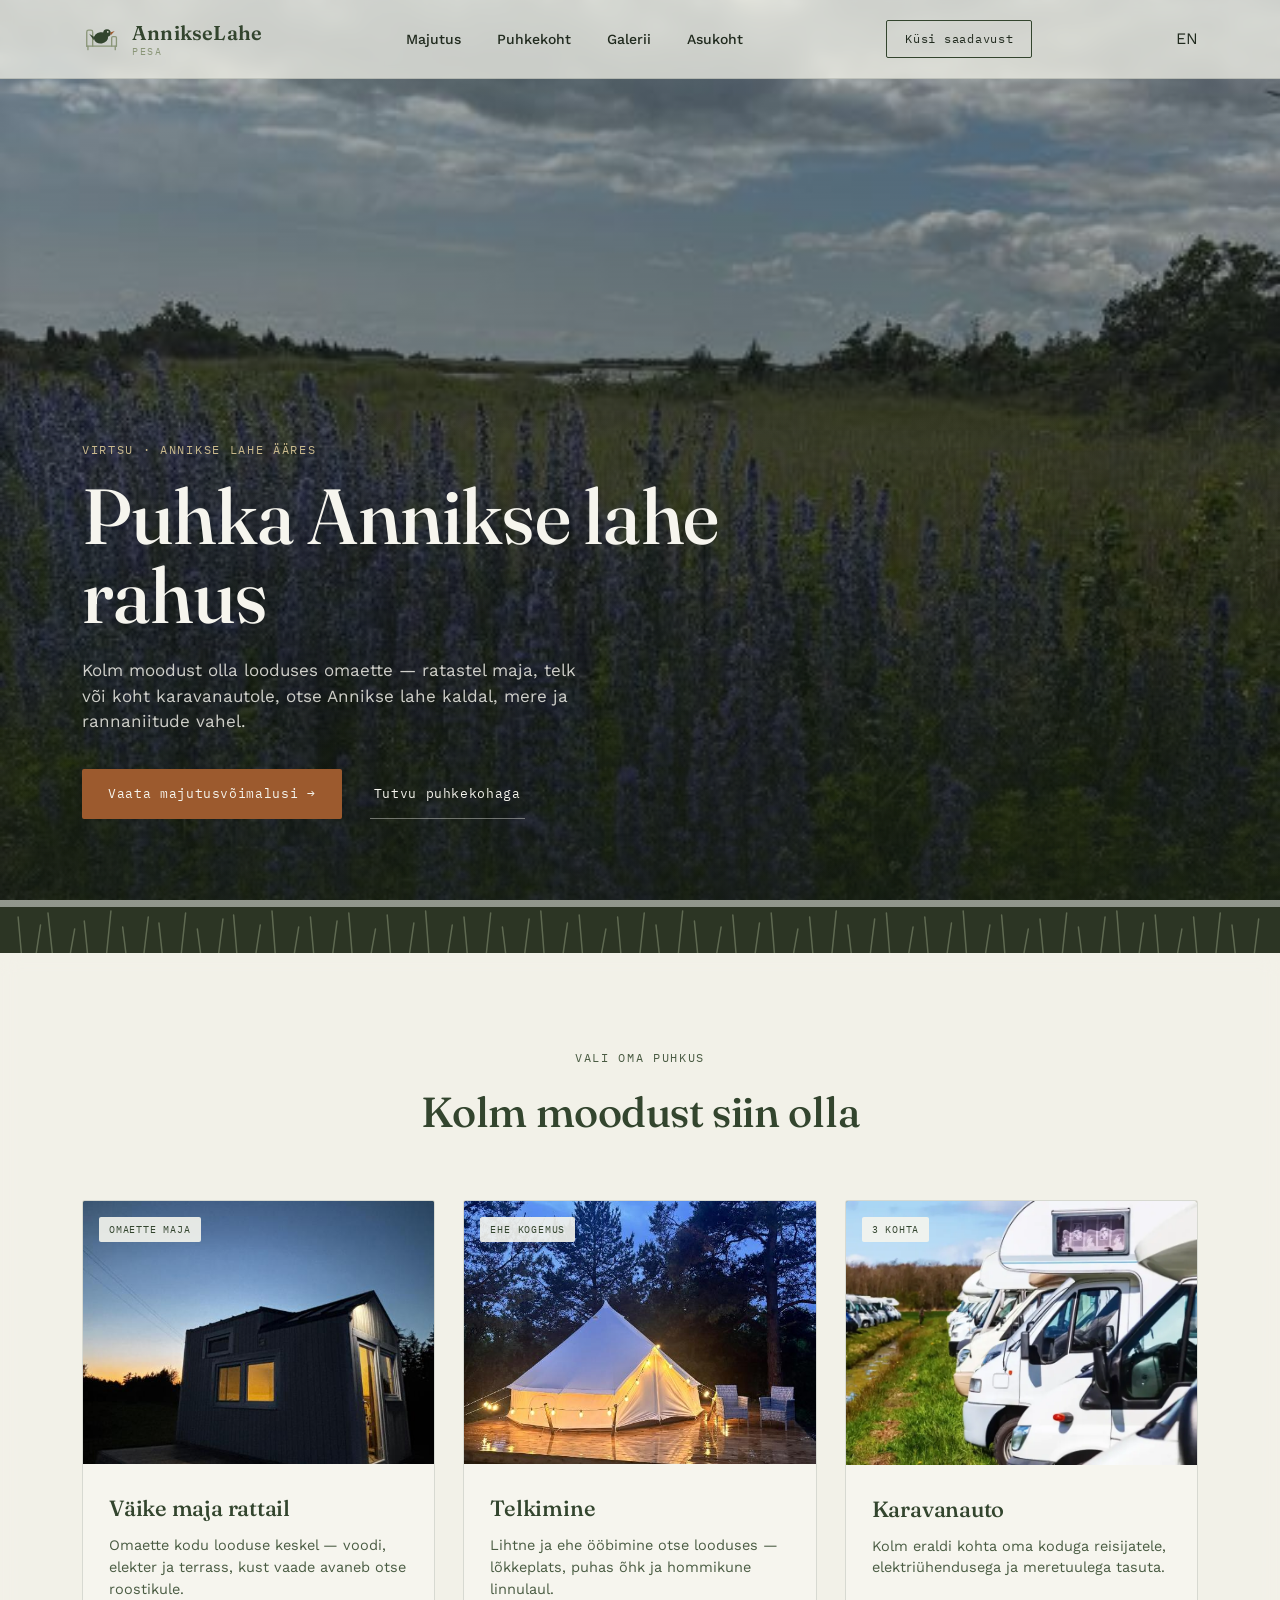
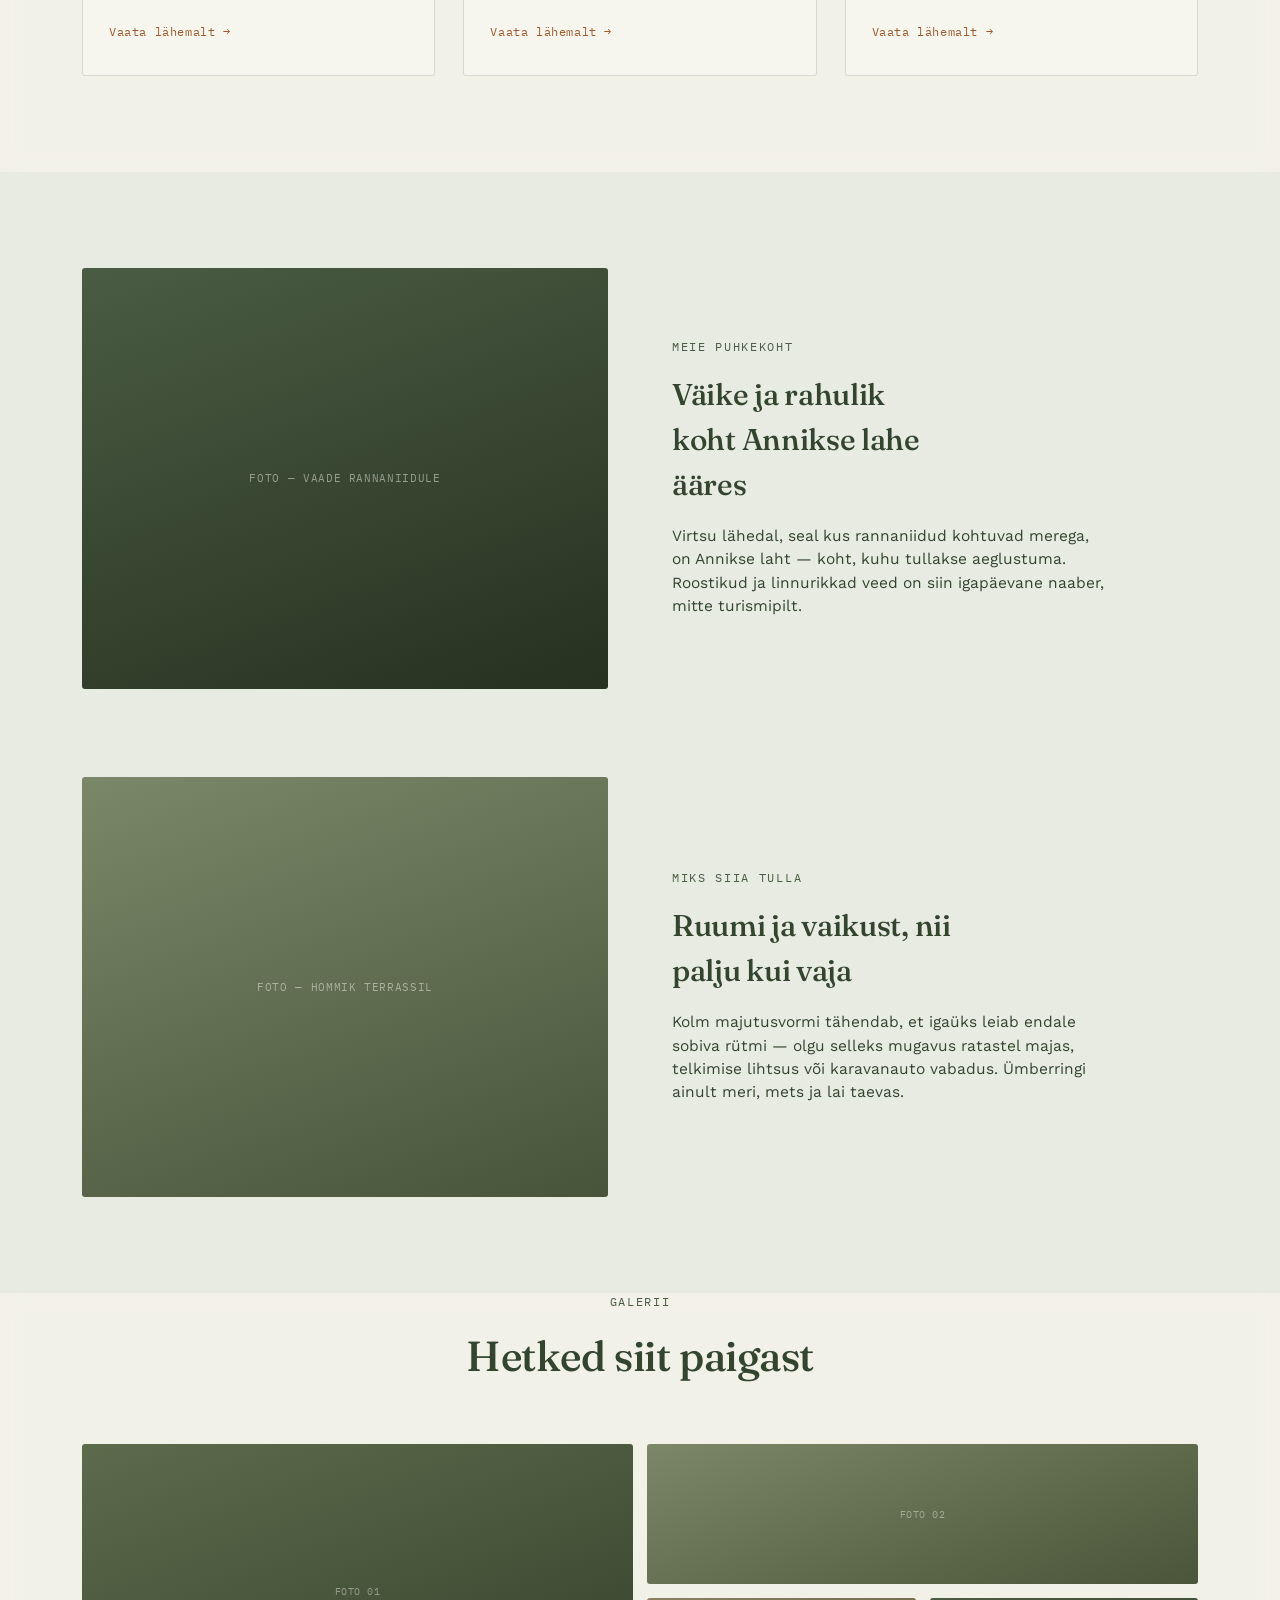
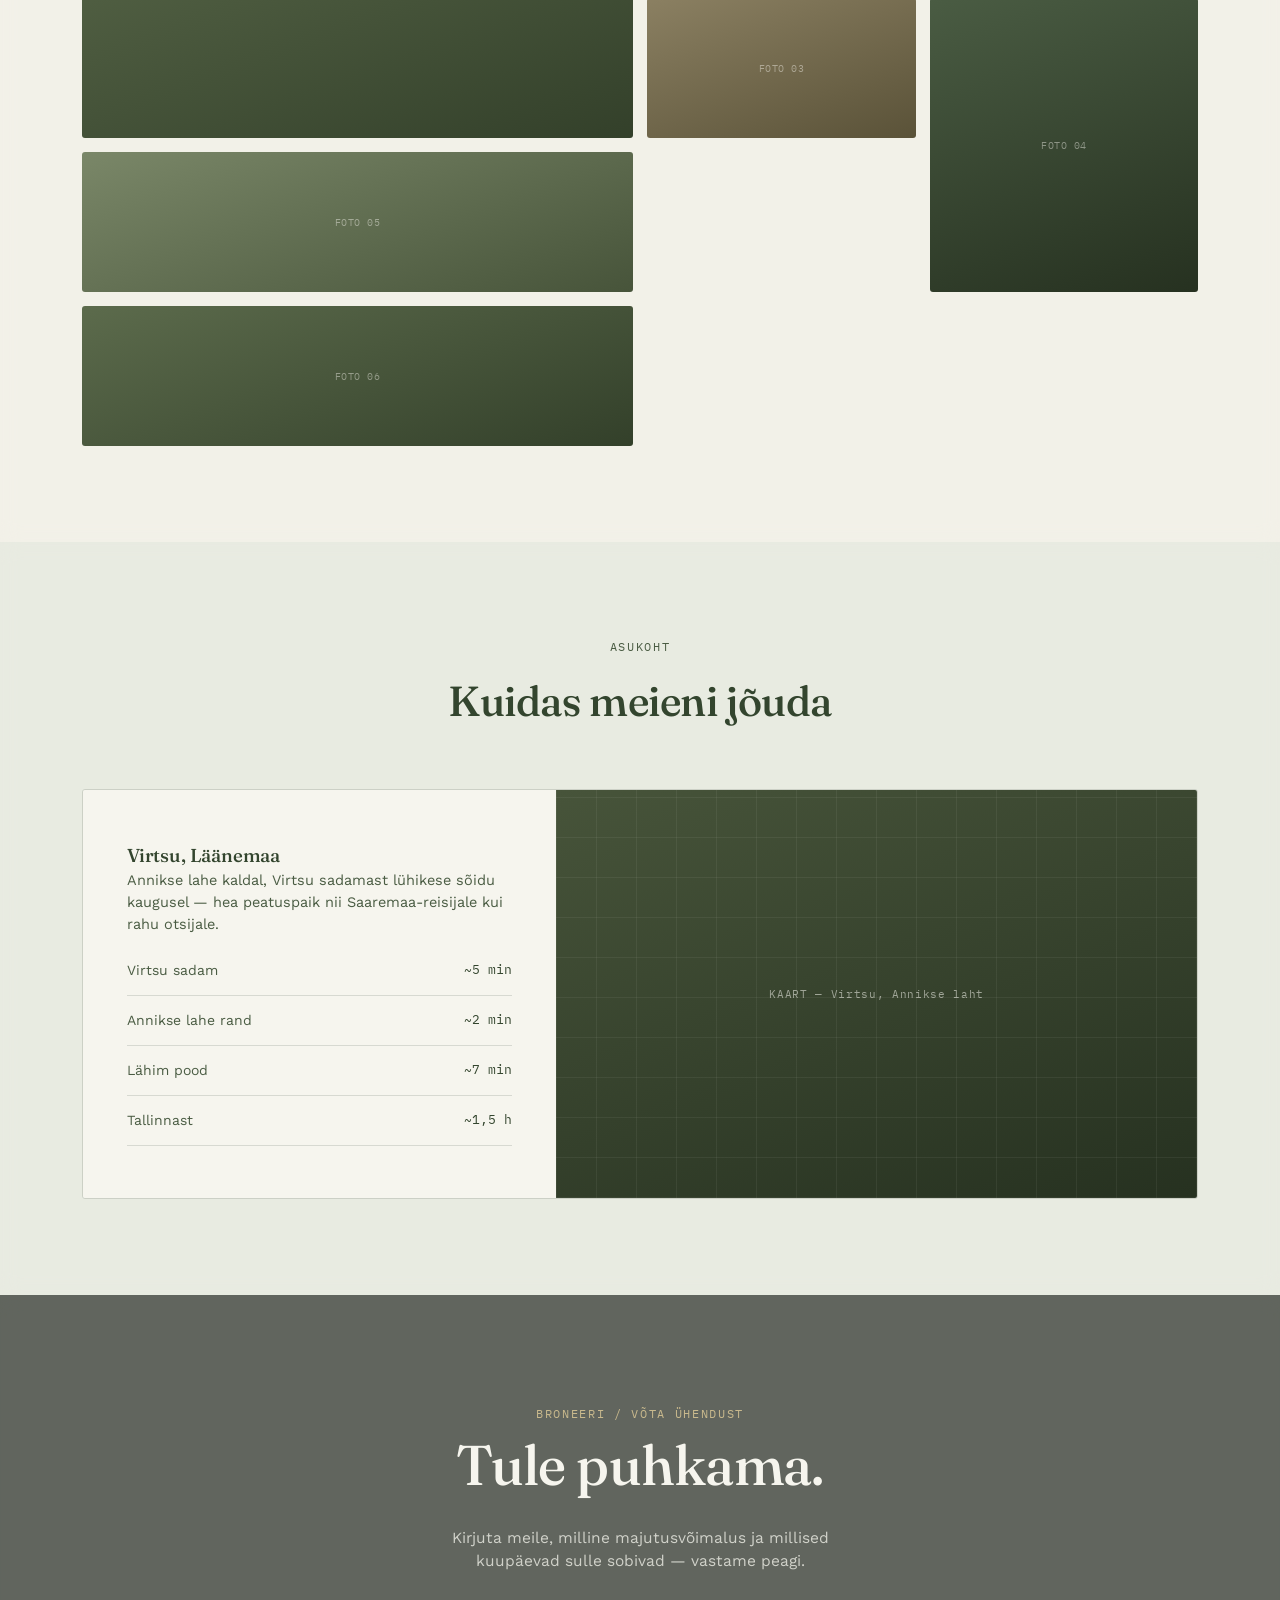
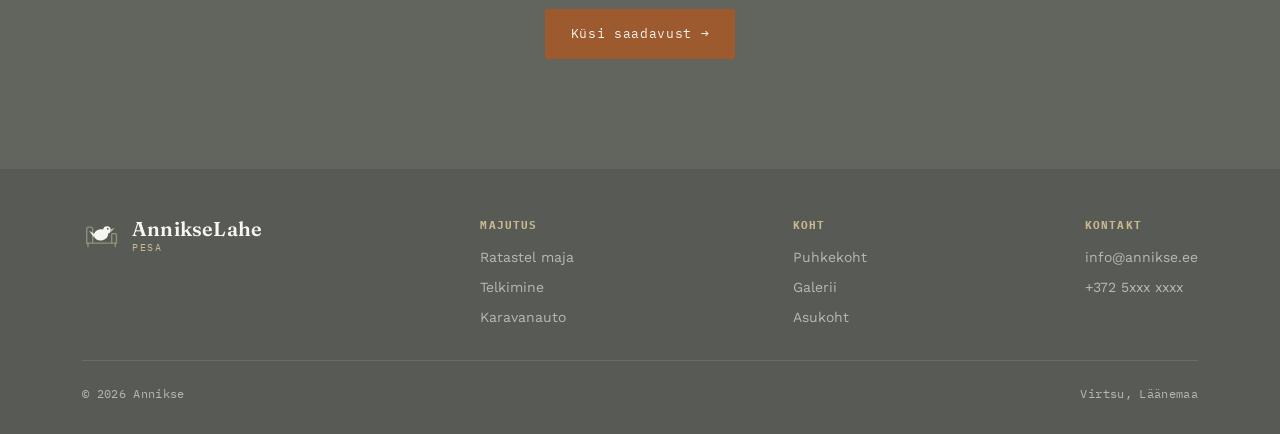
<file: templates/et/index.html>
<!DOCTYPE html>
<html lang="et">
<head>
<meta charset="UTF-8">
<meta name="viewport" content="width=device-width, initial-scale=1.0">
<title>Annikse — Puhkekoht Virtsus, Annikse lahe ääres</title>
<link rel="preconnect" href="https://fonts.googleapis.com">
<link rel="preconnect" href="https://fonts.gstatic.com" crossorigin>
<link href="https://fonts.googleapis.com/css2?family=Fraunces:opsz,wght@9..144,400;9..144,500;9..144,600&family=Work+Sans:wght@300;400;500;600&family=IBM+Plex+Mono:wght@400;500&display=swap" rel="stylesheet">
<link rel="stylesheet" href="/static/styles.css">

</head>
<body>

<div class="bg-fixed"></div>

<header>
  <nav class="nav">
    <div class="logo">
      <svg class="logo-mark" viewBox="0 0 64 64" xmlns="http://www.w3.org/2000/svg" aria-hidden="true">
        <g fill="none" stroke="#8a9678" stroke-width="2.2" stroke-linecap="round" stroke-linejoin="round">
          <path d="M8 44 L8 20 Q8 17 11 17 L15 17 Q18 17 18 20 L18 44"/>
          <path d="M50 44 L50 30 Q50 28 52 28 L56 28 Q58 28 58 30 L58 44"/>
          <line x1="8" y1="44" x2="58" y2="44"/>
          <line x1="10" y1="44" x2="10" y2="50"/>
          <line x1="56" y1="44" x2="56" y2="50"/>
        </g>
        <g>
          <ellipse cx="32" cy="30" rx="12" ry="9.5" fill="#33452e" transform="rotate(-8 32 30)"/>
          <path d="M20 28 L12 23 L20 34 Z" fill="#33452e"/>
          <circle cx="42" cy="22" r="6.4" fill="#33452e"/>
          <path d="M47.5 21 L55 18.5 L48.5 25.5 Z" fill="#9c5a2e"/>
          <circle cx="43.5" cy="20" r="1.3" fill="#f6f5ee"/>
        </g>
      </svg>
      <div class="logo-text">AnnikseLahe<span>PESA</span></div>
    </div>
    <ul class="nav-links">
      <li><a href="#majutus">Majutus</a></li>
      <li><a href="#puhkekoht">Puhkekoht</a></li>
      <li><a href="#galerii">Galerii</a></li>
      <li><a href="#asukoht">Asukoht</a></li>
    </ul>
    <a href="#kontakt" class="nav-cta">Küsi saadavust</a>
    <a href="/en" class="lang-switch">EN
    </a>
  </nav>
</header>

<main class="page-shell">
  <section class="hero">
    <div class="hero-content">
      <div class="eyebrow">Virtsu · Annikse lahe ääres</div>
      <h1>Puhka Annikse lahe rahus</h1>
      <p>Kolm moodust olla looduses omaette — ratastel maja, telk või koht karavanautole, otse Annikse lahe kaldal, mere ja rannaniitude vahel.</p>
      <div class="hero-actions">
        <a href="#majutus" class="btn-primary">Vaata majutusvõimalusi →</a>
        <a href="#puhkekoht" class="btn-ghost">Tutvu puhkekohaga</a>
      </div>
    </div>
  </section>

  <svg class="reed-divider reed-divider--dark" viewBox="0 0 1200 46" preserveAspectRatio="none" xmlns="http://www.w3.org/2000/svg">
  <rect width="1200" height="46" fill="#2c3524"/>
  <g stroke="#8a9678" stroke-width="1.4" stroke-linecap="round" opacity="0.55">
    <line x1="20" y1="46" x2="17" y2="10"/><line x1="34" y1="46" x2="38" y2="18"/><line x1="49" y1="46" x2="45" y2="6"/>
    <line x1="66" y1="46" x2="70" y2="22"/><line x1="82" y1="46" x2="79" y2="14"/><line x1="100" y1="46" x2="104" y2="4"/>
    <line x1="118" y1="46" x2="115" y2="20"/><line x1="135" y1="46" x2="139" y2="10"/><line x1="152" y1="46" x2="149" y2="16"/>
    <line x1="170" y1="46" x2="174" y2="6"/><line x1="188" y1="46" x2="185" y2="22"/><line x1="205" y1="46" x2="209" y2="12"/>
    <line x1="222" y1="46" x2="219" y2="8"/><line x1="240" y1="46" x2="244" y2="18"/><line x1="258" y1="46" x2="255" y2="4"/>
    <line x1="276" y1="46" x2="280" y2="20"/><line x1="294" y1="46" x2="291" y2="10"/><line x1="312" y1="46" x2="316" y2="14"/>
    <line x1="330" y1="46" x2="327" y2="6"/><line x1="348" y1="46" x2="352" y2="22"/><line x1="366" y1="46" x2="363" y2="8"/>
    <line x1="384" y1="46" x2="388" y2="16"/><line x1="402" y1="46" x2="399" y2="4"/><line x1="420" y1="46" x2="424" y2="18"/>
    <line x1="438" y1="46" x2="435" y2="10"/><line x1="456" y1="46" x2="460" y2="6"/><line x1="474" y1="46" x2="471" y2="20"/>
    <line x1="492" y1="46" x2="496" y2="12"/><line x1="510" y1="46" x2="507" y2="4"/><line x1="528" y1="46" x2="532" y2="16"/>
    <line x1="546" y1="46" x2="543" y2="8"/><line x1="564" y1="46" x2="568" y2="22"/><line x1="582" y1="46" x2="579" y2="10"/>
    <line x1="600" y1="46" x2="604" y2="6"/><line x1="618" y1="46" x2="615" y2="18"/><line x1="636" y1="46" x2="640" y2="4"/>
    <line x1="654" y1="46" x2="651" y2="14"/><line x1="672" y1="46" x2="676" y2="20"/><line x1="690" y1="46" x2="687" y2="8"/>
    <line x1="708" y1="46" x2="712" y2="16"/><line x1="726" y1="46" x2="723" y2="6"/><line x1="744" y1="46" x2="748" y2="22"/>
    <line x1="762" y1="46" x2="759" y2="10"/><line x1="780" y1="46" x2="784" y2="4"/><line x1="798" y1="46" x2="795" y2="18"/>
    <line x1="816" y1="46" x2="820" y2="12"/><line x1="834" y1="46" x2="831" y2="6"/><line x1="852" y1="46" x2="856" y2="20"/>
    <line x1="870" y1="46" x2="867" y2="10"/><line x1="888" y1="46" x2="892" y2="16"/><line x1="906" y1="46" x2="903" y2="4"/>
    <line x1="924" y1="46" x2="928" y2="18"/><line x1="942" y1="46" x2="939" y2="8"/><line x1="960" y1="46" x2="964" y2="22"/>
    <line x1="978" y1="46" x2="975" y2="12"/><line x1="996" y1="46" x2="1000" y2="6"/><line x1="1014" y1="46" x2="1011" y2="20"/>
    <line x1="1032" y1="46" x2="1036" y2="10"/><line x1="1050" y1="46" x2="1047" y2="4"/><line x1="1068" y1="46" x2="1072" y2="16"/>
    <line x1="1086" y1="46" x2="1083" y2="8"/><line x1="1104" y1="46" x2="1108" y2="22"/><line x1="1122" y1="46" x2="1119" y2="10"/>
    <line x1="1140" y1="46" x2="1144" y2="6"/><line x1="1158" y1="46" x2="1155" y2="18"/><line x1="1176" y1="46" x2="1180" y2="12"/>
  </g>
</svg>

<section class="section" id="majutus">
  <div class="wrap">
    <div class="section-head">
      <div class="eyebrow">Vali oma puhkus</div>
      <h2>Kolm moodust siin olla</h2>
    </div>
    <div class="stay-grid">

      <a class="stay-card" href="/ee/majutus/vaike-maja">
        <div class="stay-photo">
          <img src="/static/images/putka.jpg" alt="Väike maja õhtuvalguses">
          <span class="stay-tag">Omaette maja</span>
        </div>
        <div class="stay-body">
          <h3>Väike maja rattail</h3>
          <p>Omaette kodu looduse keskel — voodi, elekter ja terrass, kust vaade avaneb otse roostikule.</p>
          <span class="stay-link">Vaata lähemalt →</span>
        </div>
      </a>

      <a class="stay-card" href="#">
        <div class="stay-photo">
          <img src="/static/images/telk.jpg" alt="Telk metsa all õhtuvalguses">
          <span class="stay-tag">Ehe kogemus</span>
        </div>
        <div class="stay-body">
          <h3>Telkimine</h3>
          <p>Lihtne ja ehe ööbimine otse looduses — lõkkeplats, puhas õhk ja hommikune linnulaul.</p>
          <span class="stay-link">Vaata lähemalt →</span>
        </div>
      </a>

      <a class="stay-card" href="#">
        <div class="stay-photo">
          <img src="/static/images/karavan.webp" alt="Karavanautod rohelisel alal">
          <span class="stay-tag">3 kohta</span>
        </div>
        <div class="stay-body">
          <h3>Karavanauto</h3>
          <p>Kolm eraldi kohta oma koduga reisijatele, elektriühendusega ja meretuulega tasuta.</p>
          <span class="stay-link">Vaata lähemalt →</span>
        </div>
      </a>

    </div>
  </div>
</section>

<section class="section about" id="puhkekoht">
  <div class="wrap">

    <div class="about-row">
      <div class="about-photo">FOTO — vaade rannaniidule</div>
      <div class="about-text">
        <div class="eyebrow">Meie puhkekoht</div>
        <h2>Väike ja rahulik koht Annikse lahe ääres</h2>
        <p>Virtsu lähedal, seal kus rannaniidud kohtuvad merega, on Annikse laht — koht, kuhu tullakse aeglustuma. Roostikud ja linnurikkad veed on siin igapäevane naaber, mitte turismipilt.</p>
      </div>
    </div>

    <div class="about-row reverse">
      <div class="about-photo">FOTO — hommik terrassil</div>
      <div class="about-text">
        <div class="eyebrow">Miks siia tulla</div>
        <h2>Ruumi ja vaikust, nii palju kui vaja</h2>
        <p>Kolm majutusvormi tähendab, et igaüks leiab endale sobiva rütmi — olgu selleks mugavus ratastel majas, telkimise lihtsus või karavanauto vabadus. Ümberringi ainult meri, mets ja lai taevas.</p>
      </div>
    </div>

  </div>
</section>

<section class="section" id="galerii" style="padding-top:0;">
  <div class="wrap">
    <div class="section-head">
      <div class="eyebrow">Galerii</div>
      <h2>Hetked siit paigast</h2>
    </div>
    <div class="gallery-grid">
      <div class="g-item">FOTO 01</div>
      <div class="g-item">FOTO 02</div>
      <div class="g-item">FOTO 03</div>
      <div class="g-item">FOTO 04</div>
      <div class="g-item">FOTO 05</div>
      <div class="g-item">FOTO 06</div>
    </div>
  </div>
</section>

<section class="section location" id="asukoht">
  <div class="wrap">
    <div class="section-head">
      <div class="eyebrow">Asukoht</div>
      <h2>Kuidas meieni jõuda</h2>
    </div>
    <div class="location-grid">
      <div class="location-text">
        <h3>Virtsu, Läänemaa</h3>
        <p style="color:var(--pine-dim); font-size:14.5px;">Annikse lahe kaldal, Virtsu sadamast lühikese sõidu kaugusel — hea peatuspaik nii Saaremaa-reisijale kui rahu otsijale.</p>
        <ul class="location-list">
          <li><span>Virtsu sadam</span><span>~5 min</span></li>
          <li><span>Annikse lahe rand</span><span>~2 min</span></li>
          <li><span>Lähim pood</span><span>~7 min</span></li>
          <li><span>Tallinnast</span><span>~1,5 h</span></li>
        </ul>
      </div>
      <div class="location-map">KAART — Virtsu, Annikse laht</div>
    </div>
  </div>
</section>

<section class="closing" id="kontakt">
  <div class="wrap">
    <div class="eyebrow" style="color:var(--dune);">Broneeri / võta ühendust</div>
    <h2>Tule puhkama.</h2>
    <p>Kirjuta meile, milline majutusvõimalus ja millised kuupäevad sulle sobivad — vastame peagi.</p>
    <a href="#" class="btn-primary">Küsi saadavust →</a>
  </div>
</section>

<footer>
  <div class="wrap">
    <div class="footer-grid">
      <div class="footer-brand">
        <div class="logo">
          <svg class="logo-mark" viewBox="0 0 64 64" xmlns="http://www.w3.org/2000/svg" aria-hidden="true">
            <g fill="none" stroke="#8a9678" stroke-width="2.2" stroke-linecap="round" stroke-linejoin="round">
              <path d="M8 44 L8 20 Q8 17 11 17 L15 17 Q18 17 18 20 L18 44"/>
              <path d="M50 44 L50 30 Q50 28 52 28 L56 28 Q58 28 58 30 L58 44"/>
              <line x1="8" y1="44" x2="58" y2="44"/>
              <line x1="10" y1="44" x2="10" y2="50"/>
              <line x1="56" y1="44" x2="56" y2="50"/>
            </g>
            <g>
              <ellipse cx="32" cy="30" rx="12" ry="9.5" fill="#f6f5ee" transform="rotate(-8 32 30)"/>
              <path d="M20 28 L12 23 L20 34 Z" fill="#f6f5ee"/>
              <circle cx="42" cy="22" r="6.4" fill="#f6f5ee"/>
              <path d="M47.5 21 L55 18.5 L48.5 25.5 Z" fill="#c9b98d"/>
              <circle cx="43.5" cy="20" r="1.3" fill="#263120"/>
            </g>
          </svg>
<div class="logo-text" style="color:var(--paper);">AnnikseLahe<span style="color:var(--dune);">PESA</span></div>        </div>
      </div>
      <div class="footer-col">
        <h4>Majutus</h4>
        <ul>
          <li><a href="#">Ratastel maja</a></li>
          <li><a href="#">Telkimine</a></li>
          <li><a href="#">Karavanauto</a></li>
        </ul>
      </div>
      <div class="footer-col">
        <h4>Koht</h4>
        <ul>
          <li><a href="#puhkekoht">Puhkekoht</a></li>
          <li><a href="#galerii">Galerii</a></li>
          <li><a href="#asukoht">Asukoht</a></li>
        </ul>
      </div>
      <div class="footer-col">
        <h4>Kontakt</h4>
        <ul>
          <li>info@annikse.ee</li>
          <li>+372 5xxx xxxx</li>
        </ul>
      </div>
    </div>
    <div class="footer-bottom">
      <span>© 2026 Annikse</span>
      <span>Virtsu, Läänemaa</span>
    </div>
  </div>
</footer>
</main>

</body>
</html>
</file>
<file: static/styles.css>
:root {
    --bg: #edeee5;
    --bg-alt: #e2e5d9;
    --ink: #202a1e;
    --pine: #33452e;
    --pine-dim: #4a5c43;
    --reed: #8a9678;
    --dune: #c9b98d;
    --rust: #9c5a2e;
    --paper: #f6f5ee;
    --line: rgba(32,42,30,0.14);

    --display: 'Fraunces', serif;
    --body: 'Work Sans', sans-serif;
    --mono: 'IBM Plex Mono', monospace;
  }

  * { box-sizing: border-box; margin: 0; padding: 0; }

  html { scroll-behavior: smooth; }

  body {
    background: var(--bg);
    color: var(--ink);
    font-family: var(--body);
    font-weight: 400;
    line-height: 1.5;
    -webkit-font-smoothing: antialiased;
    overflow-x: hidden;
  }

  .page-shell {
    position: relative;
    z-index: 1;
  }

  /* Static backdrop photo — fixed to the viewport so it never scrolls;
     every section above it is an opaque panel that scrolls up to cover it. */
  .bg-fixed {
    position: fixed;
    inset: 0;
    z-index: -1;
    background-image:
      linear-gradient(180deg, rgba(6,8,7,0.20) 0%, rgba(6,8,7,0.72) 100%),
      url('images/aas.jpg');
    background-size: cover;
    background-position: center;
    background-repeat: no-repeat;
  }

  .bg-fixed::after {
    position: absolute;
    inset: 0;
    display: flex;
    align-items: center;
    justify-content: center;
    font-family: var(--mono);
    font-size: 12px;
    letter-spacing: 0.08em;
    color: rgba(246,245,238,0.28);
    text-transform: uppercase;
    text-align: center;
    padding: 40px;
  }

  img, svg { display: block; max-width: 100%; }

  a { color: inherit; text-decoration: none; }

  .wrap {
    max-width: 1180px;
    margin: 0 auto;
    padding: 0 32px;
  }

  .eyebrow {
    font-family: var(--mono);
    font-size: 12px;
    letter-spacing: 0.14em;
    text-transform: uppercase;
    color: var(--pine-dim);
  }

  h1, h2, h3 {
    font-family: var(--display);
    font-weight: 500;
    color: var(--pine);
    letter-spacing: -0.01em;
  }

  /* ---------- HEADER ---------- */

  header {
    position: sticky;
    top: 0;
    z-index: 50;
    background: rgba(237, 238, 229, 0.78);
    backdrop-filter: blur(6px);
    border-bottom: 1px solid var(--line);
  }

  .nav {
    display: flex;
    align-items: center;
    justify-content: space-between;
    padding: 20px 32px;
    max-width: 1180px;
    margin: 0 auto;
  }

  .logo {
    display: flex;
    align-items: center;
    gap: 12px;
  }

  .logo-mark {
    width: 38px;
    height: 38px;
    flex-shrink: 0;
  }

  .logo-text {
    font-family: var(--display);
    font-size: 20px;
    font-weight: 600;
    color: var(--pine);
    letter-spacing: 0.01em;
    line-height: 1.1;
  }

  .logo-text span {
    display: block;
    font-family: var(--mono);
    font-size: 10px;
    letter-spacing: 0.16em;
    color: var(--reed);
    font-weight: 400;
    margin-top: 2px;
  }

  .nav-links {
    display: flex;
    gap: 36px;
    list-style: none;
    font-size: 14px;
    font-weight: 500;
  }

  .nav-links a {
    position: relative;
    padding-bottom: 4px;
  }

  .nav-links a::after {
    content: '';
    position: absolute;
    left: 0; right: 0; bottom: 0;
    height: 1px;
    background: var(--rust);
    transform: scaleX(0);
    transition: transform 0.25s ease;
  }

  .nav-links a:hover::after { transform: scaleX(1); }

  .nav-cta {
    font-family: var(--mono);
    font-size: 12px;
    letter-spacing: 0.06em;
    border: 1px solid var(--pine);
    padding: 9px 18px;
    border-radius: 2px;
    transition: background 0.2s ease, color 0.2s ease;
    background: none;
    color: var(--ink);
    cursor: pointer;
  }

  .nav-cta:hover { background: var(--pine); color: var(--paper); }

  .nav-toggle { display: none; }

  /* ---------- HERO ---------- */

  .hero {
    position: relative;
    min-height: 92vh;
    display: flex;
    align-items: flex-end;
    background: transparent; /* the fixed .bg-fixed layer shows through here */
    overflow: hidden;
  }

  .hero::before {
    /* soft scrim so hero text stays legible over the static photo behind it */
    content: '';
    position: absolute;
    inset: 0;
    background: linear-gradient(180deg, rgba(32,42,30,0) 40%, rgba(32,42,30,0.45) 100%);
    pointer-events: none;
  }

  .hero-content {
    position: relative;
    z-index: 2;
    width: 100%;
    padding: 0 32px 88px;
    max-width: 1180px;
    margin: 0 auto;
    color: var(--paper);
  }

  .hero-content .eyebrow { color: var(--dune); margin-bottom: 18px; }

  .hero-content h1 {
    color: var(--paper);
    font-size: clamp(40px, 6.4vw, 78px);
    line-height: 1.02;
    max-width: 15ch;
    margin-bottom: 22px;
  }

  .hero-content p {
    max-width: 46ch;
    font-size: 17px;
    color: rgba(246,245,238,0.82);
    margin-bottom: 34px;
  }

  .btn-primary {
    display: inline-flex;
    align-items: center;
    gap: 10px;
    background: var(--rust);
    color: var(--paper);
    font-family: var(--mono);
    font-size: 13px;
    letter-spacing: 0.05em;
    padding: 15px 26px;
    border-radius: 2px;
    transition: background 0.2s ease, transform 0.2s ease;
  }

  .btn-primary:hover { background: #7f491f; transform: translateY(-1px); }

  .btn-ghost {
    display: inline-flex;
    align-items: center;
    gap: 10px;
    color: var(--paper);
    font-family: var(--mono);
    font-size: 13px;
    letter-spacing: 0.05em;
    padding: 15px 4px;
    border-bottom: 1px solid rgba(246,245,238,0.4);
  }

  .hero-actions { display: flex; gap: 28px; align-items: center; flex-wrap: wrap; }

  /* ---------- REED DIVIDER (signature element) ---------- */

  .reed-divider {
    width: 100%;
    height: 46px;
    display: block;
  }

  .reed-divider--dark { background: #2c3524; }
  .reed-divider--light { background: var(--bg); }

  /* ---------- SECTION HEADINGS ---------- */

  .section {
    padding: 96px 0;
    background: rgba(245, 242, 235, 0.62);
    backdrop-filter: blur(10px);
    -webkit-backdrop-filter: blur(10px);
    position: relative;
  }

  .section-head {
    text-align: center;
    max-width: 620px;
    margin: 0 auto 56px;
  }

  .section-head .eyebrow { margin-bottom: 14px; }

  .section-head h2 {
    font-size: clamp(30px, 4vw, 42px);
  }

  /* ---------- CHOOSE YOUR STAY ---------- */

  .stay-grid {
    display: grid;
    grid-template-columns: repeat(3, 1fr);
    gap: 28px;
  }

  .stay-card {
    background: var(--paper);
    border-radius: 3px;
    overflow: hidden;
    border: 1px solid var(--line);
    transition: transform 0.25s ease, box-shadow 0.25s ease;
    display: flex;
    flex-direction: column;
  }

  .stay-card:hover {
    transform: translateY(-6px);
    box-shadow: 0 22px 40px -18px rgba(32,42,30,0.35);
  }

  .stay-photo {
    aspect-ratio: 4 / 3;
    overflow: hidden;
    display: flex;
    align-items: center;
    justify-content: center;
    font-family: var(--mono);
    font-size: 11px;
    letter-spacing: 0.06em;
    color: rgba(246,245,238,0.55);
    text-transform: uppercase;
    text-align: center;
    padding: 24px;
    position: relative;
  }

  .stay-photo img {
    position: absolute;
    inset: 0;
    width: 100%;
    height: 100%;
    object-fit: cover;
  }

  .stay-card:nth-child(1) .stay-photo { background: linear-gradient(150deg, #5c6b4c, #33402a); }
  .stay-card:nth-child(2) .stay-photo { background: linear-gradient(150deg, #7c8768, #4a5539); }
  .stay-card:nth-child(3) .stay-photo { background: linear-gradient(150deg, #8b8062, #5a5238); }

  .stay-tag {
    position: absolute;
    top: 16px; left: 16px;
    background: rgba(246,245,238,0.9);
    color: var(--pine);
    font-family: var(--mono);
    font-size: 10px;
    letter-spacing: 0.08em;
    padding: 5px 10px;
    border-radius: 2px;
    text-transform: uppercase;
  }

  .stay-body {
    padding: 28px 26px 30px;
    flex: 1;
    display: flex;
    flex-direction: column;
  }

  .stay-body h3 {
    font-size: 22px;
    margin-bottom: 10px;
  }

  .stay-body p {
    color: var(--pine-dim);
    font-size: 14.5px;
    margin-bottom: 22px;
    flex: 1;
  }

  .stay-link {
    font-family: var(--mono);
    font-size: 12px;
    letter-spacing: 0.05em;
    color: var(--rust);
    display: inline-flex;
    align-items: center;
    gap: 8px;
    align-self: flex-start;
    padding-bottom: 3px;
    border-bottom: 1px solid transparent;
    transition: border-color 0.2s ease, gap 0.2s ease;
  }

  .stay-card:hover .stay-link { border-color: var(--rust); gap: 12px; }

  /* ---------- ABOUT (alternating) ---------- */

  .about {
    background: rgba(230, 233, 223, 0.58);
    backdrop-filter: blur(10px);
    -webkit-backdrop-filter: blur(10px);
  }

  .about-row {
    display: grid;
    grid-template-columns: 1fr 1fr;
    gap: 64px;
    align-items: center;
  }

  .about-row + .about-row { margin-top: 88px; }

  .about-row.reverse .about-text { order: 2; }
  .about-row.reverse .about-photo { order: 1; }

  .about-photo {
    aspect-ratio: 5 / 4;
    border-radius: 3px;
    display: flex;
    align-items: center;
    justify-content: center;
    font-family: var(--mono);
    font-size: 11px;
    letter-spacing: 0.06em;
    color: rgba(246,245,238,0.5);
    text-transform: uppercase;
    text-align: center;
    padding: 24px;
  }

  .about-row:nth-of-type(1) .about-photo { background: linear-gradient(160deg, #4a5c43, #263120); }
  .about-row:nth-of-type(2) .about-photo { background: linear-gradient(160deg, #7a8768, #47543a); }

  .about-text .eyebrow { margin-bottom: 16px; }
  .about-text h2 { font-size: 30px; margin-bottom: 18px; max-width: 14ch; }
  .about-text p { color: var(--pine); font-size: 15.5px; max-width: 44ch; }

  /* ---------- GALLERY ---------- */

  .gallery-grid {
    display: grid;
    grid-template-columns: repeat(4, 1fr);
    grid-auto-rows: 140px;
    gap: 14px;
  }

  .g-item {
    border-radius: 3px;
    display: flex;
    align-items: center;
    justify-content: center;
    font-family: var(--mono);
    font-size: 10px;
    color: rgba(246,245,238,0.45);
    letter-spacing: 0.05em;
  }

  .g-item:nth-child(1) { grid-column: span 2; grid-row: span 2; background: linear-gradient(160deg,#5c6b4c,#33402a); }
  .g-item:nth-child(2) { grid-column: span 2; background: linear-gradient(160deg,#7c8768,#4a5539); }
  .g-item:nth-child(3) { grid-column: span 1; background: linear-gradient(160deg,#8b8062,#5a5238); }
  .g-item:nth-child(4) { grid-column: span 1; grid-row: span 2; background: linear-gradient(160deg,#4a5c43,#263120); }
  .g-item:nth-child(5) { grid-column: span 2; background: linear-gradient(160deg,#7a8768,#47543a); }
  .g-item:nth-child(6) { grid-column: span 2; background: linear-gradient(160deg,#5c6b4c,#33402a); }

  /* ---------- LOCATION ---------- */

  .location {
    background: rgba(230, 233, 223, 0.58);
    backdrop-filter: blur(10px);
    -webkit-backdrop-filter: blur(10px);
  }

  .location-grid {
    display: grid;
    grid-template-columns: 0.85fr 1.15fr;
    gap: 0;
    border: 1px solid var(--line);
    border-radius: 3px;
    overflow: hidden;
  }

  .location-text {
    background: var(--paper);
    padding: 52px 44px;
  }

  .location-text h2 { font-size: 28px; margin-bottom: 20px; }

  .location-list {
    list-style: none;
    margin-top: 24px;
    display: flex;
    flex-direction: column;
    gap: 14px;
  }

  .location-list li {
    display: flex;
    justify-content: space-between;
    font-size: 14px;
    padding-bottom: 14px;
    border-bottom: 1px solid var(--line);
    color: var(--pine-dim);
  }

  .location-list li span:last-child {
    font-family: var(--mono);
    font-size: 12.5px;
    color: var(--pine);
  }

  .location-map {
    background:
      repeating-linear-gradient(0deg, rgba(246,245,238,0.06) 0px, rgba(246,245,238,0.06) 1px, transparent 1px, transparent 40px),
      repeating-linear-gradient(90deg, rgba(246,245,238,0.06) 0px, rgba(246,245,238,0.06) 1px, transparent 1px, transparent 40px),
      linear-gradient(160deg, #47543a, #263120);
    display: flex;
    align-items: center;
    justify-content: center;
    font-family: var(--mono);
    font-size: 11px;
    letter-spacing: 0.06em;
    color: rgba(246,245,238,0.55);
    text-align: center;
    padding: 24px;
    min-height: 320px;
  }

  /* ---------- CLOSING CTA ---------- */

  .closing {
    background: rgba(18, 24, 18, 0.64);
    backdrop-filter: blur(10px);
    -webkit-backdrop-filter: blur(10px);
    color: var(--paper);
    padding: 110px 0;
    text-align: center;
    position: relative;
    overflow: hidden;
  }

  .closing h2 {
    color: var(--paper);
    font-size: clamp(34px, 5vw, 56px);
    margin-bottom: 20px;
  }

  .closing p {
    color: rgba(246,245,238,0.75);
    max-width: 42ch;
    margin: 0 auto 36px;
    font-size: 15.5px;
  }

  .closing .btn-primary { position: relative; z-index: 2; }

  /* ---------- FOOTER ---------- */

  footer {
    background: rgba(12, 15, 12, 0.66);
    backdrop-filter: blur(10px);
    -webkit-backdrop-filter: blur(10px);
    color: rgba(246,245,238,0.6);
    padding: 48px 0 32px;
  }

  .footer-grid {
    display: flex;
    justify-content: space-between;
    flex-wrap: wrap;
    gap: 32px;
    padding-bottom: 32px;
    border-bottom: 1px solid rgba(246,245,238,0.12);
  }

  .footer-brand .logo-mark path,
  .footer-brand .logo-mark line { }

  .footer-col h4 {
    font-family: var(--mono);
    font-size: 11px;
    letter-spacing: 0.1em;
    text-transform: uppercase;
    color: var(--dune);
    margin-bottom: 14px;
  }

  .footer-col ul { list-style: none; display: flex; flex-direction: column; gap: 9px; font-size: 14px; }

  .footer-bottom {
    display: flex;
    justify-content: space-between;
    padding-top: 24px;
    font-family: var(--mono);
    font-size: 11.5px;
    letter-spacing: 0.03em;
    flex-wrap: wrap;
    gap: 12px;
  }

  /* ---------- RESPONSIVE ---------- */

  @media (max-width: 860px) {
    .nav-links { display: none; }
    .stay-grid { grid-template-columns: 1fr; }
    .about-row, .about-row.reverse { grid-template-columns: 1fr; }
    .about-row.reverse .about-text,
    .about-row.reverse .about-photo { order: initial; }
    .about-row + .about-row { margin-top: 56px; }
    .gallery-grid { grid-template-columns: repeat(2, 1fr); grid-auto-rows: 130px; }
    .g-item:nth-child(1), .g-item:nth-child(4) { grid-column: span 2; grid-row: span 1; }
    .location-grid { grid-template-columns: 1fr; }
    .section { padding: 64px 0; }
    .hero { min-height: 82vh; }
  }

  @media (max-width: 520px) {
    .wrap, .nav, .hero-content { padding-left: 20px; padding-right: 20px; }
    .hero-actions { flex-direction: column; align-items: flex-start; gap: 18px; }
    .footer-bottom { flex-direction: column; }
  }

  @media (prefers-reduced-motion: reduce) {
    * { transition: none !important; scroll-behavior: auto !important; }
  }

  a:focus-visible, button:focus-visible {
    outline: 2px solid var(--rust);
    outline-offset: 3px;
  }

  /* ---------- ALAMLEHT: PÄIS ---------- */

  .subpage-header {
    background: rgba(245, 242, 235, 0.94);
    backdrop-filter: blur(10px);
    -webkit-backdrop-filter: blur(10px);
    padding: 0;
    border-bottom: 1px solid var(--line);
    position: relative;
    overflow: visible;
  }

  .back-link {
    display: inline-block;
    font-family: var(--mono);
    font-size: 12px;
    letter-spacing: 0.06em;
    color: var(--reed);
    margin-bottom: 20px;
    transition: color 0.2s;
  }

  .back-link:hover { color: var(--pine); }

  .subpage-back-link {
    position: absolute;
    top: 24px;
    left: 340px;
    margin-bottom: 0;
  }

  .subpage-header h1 {
    font-size: clamp(28px, 4vw, 44px);
    margin-top: 10px;
  }

  /* ---------- ALAMLEHT: PAIGUTUS ---------- */

  /* Pilt sõltumatu — absoluutselt page-shell suhtes */
  .subpage-header-foto {
    position: absolute;
    left: 20px;
    top: 0;
    width: 300px;
    height: 300px;
    overflow: hidden;
    border-radius: 0 0 3px 3px;
    z-index: 10;
    box-shadow: 4px 8px 32px rgba(32,42,30,0.18);
  }

  .subpage-header-foto img {
    width: 100%;
    height: 100%;
    object-fit: cover;
    display: block;
  }

  /* Tekst tsentreeritud .wrap kaudu */
  .subpage-header-sisu {
    display: flex;
    align-items: flex-end;
    justify-content: center;
    gap: 48px;
    padding-top: 48px;
    padding-bottom: 44px;
    text-align: center;
  }

  .btn-broneeri-header {
    position: absolute;
    top: 24px;
    right: 32px;
    font-family: var(--mono);
    font-size: 13px;
    letter-spacing: 0.06em;
    background: var(--pine);
    color: var(--paper);
    border: none;
    border-radius: 2px;
    padding: 13px 24px;
    cursor: pointer;
    white-space: nowrap;
    transition: background 0.2s;
  }

  .btn-broneeri-header:hover { background: var(--pine-dim); }

  /* Tutvustusblokk */
  .majutus-tutvustus {
    max-width: 900px;
    margin: 0 auto;
  }

  /* Vasak veerg: kalender. Parem veerg: tekst */
  .majutus-pilt-kirjeldus {
    display: grid;
    grid-template-columns: 650px 1fr;
    gap: 80px;
    align-items: start;
    padding: 0 148px;
    margin-bottom: 40px;
  }

  .majutus-vasak {
    display: flex;
    flex-direction: column;
    gap: 24px;
    margin-top: 20px;
  }

  .majutus-info {
    display: flex;
    flex-direction: column;
    gap: 20px;
    margin-left: 50px;
  }

  /* Vana grid (enam ei kasutata, jäetud ühilduvuse jaoks) */
  .majutus-layout {
    display: grid;
    grid-template-columns: 1fr 1fr;
    gap: 64px;
    align-items: start;
  }

  /* ---------- OVERLAY ---------- */

  .overlay {
    display: none;
    position: fixed;
    inset: 0;
    z-index: 200;
  }

  .overlay--avatud {
    display: flex;
    align-items: stretch;
    justify-content: flex-end;
  }

  .overlay-taust {
    flex: 1;
    background: rgba(20, 30, 18, 0.55);
    backdrop-filter: blur(2px);
    -webkit-backdrop-filter: blur(2px);
  }

  .overlay-sisu {
    position: relative;
    width: 480px;
    max-width: 100%;
    overflow-y: auto;
    background: var(--bg);
    box-shadow: -6px 0 32px rgba(0,0,0,0.18);
    display: flex;
    flex-direction: column;
  }

  .overlay-sulge {
    position: sticky;
    top: 0;
    align-self: flex-end;
    margin: 20px 20px 0 auto;
    background: none;
    border: 1px solid var(--line);
    border-radius: 2px;
    width: 36px;
    height: 36px;
    font-size: 16px;
    cursor: pointer;
    color: var(--pine-dim);
    display: flex;
    align-items: center;
    justify-content: center;
    z-index: 1;
    transition: border-color 0.15s, color 0.15s;
  }

  .overlay-sulge:hover { border-color: var(--pine); color: var(--pine); }

  .overlay-form-card {
    border: none;
    box-shadow: none;
    position: static;
    flex: 1;
    padding: 12px 36px 48px;
  }

  .scroll-lukk { overflow: hidden; }

  .majutus-foto {
    border-radius: 3px;
    overflow: hidden;
    aspect-ratio: 4 / 3;
  }

  .majutus-foto img {
    width: 100%;
    height: 100%;
    object-fit: cover;
  }

  .info-pills {
    display: flex;
    flex-wrap: wrap;
    gap: 8px;
    margin-top: 20px;
    margin-bottom: 20px;
  }

  .info-pill {
    font-family: var(--mono);
    font-size: 20px;
    letter-spacing: 0.08em;
    padding: 5px 12px;
    border: 1px solid var(--line);
    border-radius: 2px;
    color: var(--pine-dim);
    text-transform: uppercase;
  }

  .majutus-kirjeldus h3 {
    font-family: var(--display);
    font-size: 22px;
    color: var(--pine);
    margin: 28px 0 10px;
  }

  .majutus-kirjeldus p {
    color: var(--pine-dim);
    font-size: 18px;
    margin-bottom: 16px;
  }

  /* ---------- BRONEERIMISVORM ---------- */

  .form-card {
    background: var(--paper);
    border: 1px solid var(--line);
    border-radius: 3px;
    padding: 36px;
    position: sticky;
    top: 88px;
  }

  .form-card h2 {
    font-size: 24px;
    margin-bottom: 28px;
  }

  .form-group {
    margin-bottom: 18px;
  }

  .form-group label {
    display: block;
    font-family: var(--mono);
    font-size: 11px;
    letter-spacing: 0.1em;
    text-transform: uppercase;
    color: var(--pine-dim);
    margin-bottom: 8px;
  }

  .form-sublabel {
    font-size: 11px;
    color: var(--pine-dim);
    margin-bottom: 4px;
  }

  .form-group input[type="date"],
  .form-group input[type="number"],
  .form-group input[type="text"],
  .form-group input[type="email"],
  .form-group input[type="tel"] {
    width: 100%;
    padding: 11px 13px;
    border: 1px solid var(--line);
    border-radius: 2px;
    background: var(--bg);
    font-family: var(--body);
    font-size: 15px;
    color: var(--ink);
    transition: border-color 0.2s;
  }

  .form-group input:focus {
    outline: none;
    border-color: var(--pine);
  }

  .form-dates {
    display: grid;
    grid-template-columns: 1fr 1fr;
    gap: 12px;
  }

  .form-checkbox {
    display: flex;
    align-items: center;
    gap: 12px;
    padding: 14px;
    border: 1px solid var(--line);
    border-radius: 2px;
    cursor: pointer;
    margin-bottom: 18px;
    transition: border-color 0.2s;
  }

  .form-checkbox:hover { border-color: var(--reed); }

  .form-checkbox input[type="checkbox"] {
    width: 17px;
    height: 17px;
    cursor: pointer;
    accent-color: var(--pine);
    flex-shrink: 0;
  }

  .form-checkbox-label {
    display: flex;
    flex-direction: column;
    gap: 3px;
  }

  .form-checkbox-label span:first-child {
    font-size: 15px;
    color: var(--ink);
  }

  .form-checkbox-label span:last-child {
    font-family: var(--mono);
    font-size: 11px;
    letter-spacing: 0.04em;
    color: var(--reed);
  }

  .hind-display {
    background: var(--bg-alt);
    border-radius: 2px;
    padding: 16px 18px;
    margin-bottom: 22px;
    min-height: 56px;
  }

  .hind-breakdown {
    display: flex;
    flex-direction: column;
    gap: 8px;
  }

  .hind-rida {
    display: flex;
    justify-content: space-between;
    font-size: 14px;
    color: var(--pine-dim);
  }

  .hind-kokku {
    display: flex;
    justify-content: space-between;
    font-family: var(--display);
    font-size: 20px;
    color: var(--pine);
    padding-top: 10px;
    border-top: 1px solid var(--line);
    margin-top: 4px;
  }

  .hind-viga { font-size: 13px; color: var(--rust); }
  .hind-puudub { font-size: 13px; color: var(--pine-dim); }

  /* Kalender */
  .kalender-plokk {
    margin: 28px 0 0;
  }

  .kalender-legend {
    display: flex;
    gap: 16px;
    font-size: 12px;
    color: var(--pine-dim);
    margin-bottom: 10px;
  }

  .kal-legend-vaba::before {
    content: "";
    display: inline-block;
    width: 10px; height: 10px;
    border-radius: 2px;
    background: var(--paper);
    border: 1px solid var(--line);
    margin-right: 5px;
    vertical-align: middle;
  }

  .kal-legend-broneeritud::before {
    content: "";
    display: inline-block;
    width: 10px; height: 10px;
    border-radius: 2px;
    background: var(--bg-alt);
    margin-right: 5px;
    vertical-align: middle;
  }

  .kal-nav {
    display: flex;
    align-items: center;
    justify-content: space-between;
    margin-bottom: 10px;
  }

  .kal-kuupealkiri {
    font-family: var(--display);
    font-size: 25px;
    color: var(--pine);
  }

  .kal-nav-btn {
    background: none;
    border: 1px solid var(--line);
    border-radius: 2px;
    padding: 4px 10px;
    cursor: pointer;
    color: var(--pine-dim);
    font-size: 12px;
    line-height: 1;
  }

  .kal-nav-btn:hover:not([disabled]) {
    border-color: var(--reed);
    color: var(--pine);
  }

  .kal-nav-btn[disabled] { opacity: 0.3; cursor: default; }

  .kal-grid {
    display: grid;
    grid-template-columns: repeat(7, 1fr);
    gap: 4px;
  }

  .kal-ph {
    text-align: center;
    font-size: 12px;
    font-weight: 600;
    letter-spacing: 0.05em;
    text-transform: uppercase;
    color: var(--pine-dim);
    padding: 2px 0 10px;
  }

  .kal-cell {
    aspect-ratio: 1;
    display: flex;
    flex-direction: column;
    justify-content: space-between;
    align-items: stretch;
    border-radius: 2px;
    padding: 5px 5px 4px;
  }

  .kal-datum {
    font-size: 15px;
    line-height: 1;
    text-align: left;
  }

  .kal-hind {
    font-size: 25px;
    font-weight: 600;
    text-align: center;
    line-height: 1;
    color: var(--pine);
  }

  .kal-vaba {
    background: var(--paper);
    color: var(--pine);
    border: 1px solid var(--line);
  }

  .kal-broneeritud {
    background: var(--bg-alt);
    color: var(--reed);
  }

  .kal-broneeritud .kal-datum {
    text-decoration: line-through;
  }

  .kal-hall { color: rgba(32,42,30,0.32); }

  .kal-taana {
    outline: 2px solid var(--rust);
    outline-offset: -2px;
    font-weight: 600;
  }

  /* Lisateenused — fieldset */
  .form-lisateenused {
    border: none;
    padding: 0;
    margin-bottom: 18px;
  }

  .form-lisateenused legend {
    font-size: 13px;
    font-weight: 500;
    letter-spacing: 0.04em;
    text-transform: uppercase;
    color: var(--pine-dim);
    margin-bottom: 12px;
  }

  .lisateenus-grupp {
    margin-bottom: 16px;
  }

  .lisateenus-pealkiri {
    font-size: 13px;
    color: var(--pine-dim);
    margin-bottom: 8px;
  }

  /* Radio nupud */
  .form-radio {
    display: flex;
    align-items: center;
    gap: 10px;
    padding: 10px 14px;
    border: 1px solid var(--line);
    border-radius: 2px;
    cursor: pointer;
    margin-bottom: 6px;
    background: var(--paper);
    transition: border-color 0.15s;
  }

  .form-radio:hover { border-color: var(--reed); }

  .form-radio input[type="radio"] {
    width: 16px;
    height: 16px;
    accent-color: var(--pine);
    flex-shrink: 0;
  }

  .form-radio-label {
    display: flex;
    justify-content: space-between;
    align-items: center;
    width: 100%;
    font-size: 14px;
  }

  /* Koguse väljad (grillsüsi, tekk) */
  .form-kogus {
    display: flex;
    align-items: center;
    justify-content: space-between;
    gap: 12px;
    padding: 10px 14px;
    border: 1px solid var(--line);
    border-radius: 2px;
    background: var(--paper);
    cursor: default;
    margin-bottom: 6px;
  }

  .form-kogus-label {
    display: flex;
    align-items: center;
    gap: 10px;
    font-size: 14px;
  }

  .form-kogus input[type="number"] {
    width: 60px;
    padding: 6px 8px;
    border: 1px solid var(--line);
    border-radius: 2px;
    background: var(--bg);
    font-size: 14px;
    text-align: center;
    color: var(--ink);
  }

  .hind-märge {
    font-size: 12px;
    color: var(--reed);
    font-family: var(--mono);
  }

  .form-divider {
    height: 1px;
    background: var(--line);
    margin: 22px 0;
  }

  .form-viga {
    background: rgba(156, 90, 46, 0.08);
    border: 1px solid rgba(156, 90, 46, 0.4);
    border-radius: 2px;
    padding: 12px 14px;
    font-size: 14px;
    color: var(--rust);
    margin-bottom: 20px;
  }

  .btn-submit {
    width: 100%;
    padding: 15px;
    background: var(--pine);
    color: var(--paper);
    font-family: var(--mono);
    font-size: 13px;
    letter-spacing: 0.06em;
    border: none;
    border-radius: 2px;
    cursor: pointer;
    transition: background 0.2s;
  }

  .btn-submit:hover { background: var(--pine-dim); }

  /* ---------- TÄNULEHT ---------- */

  .taname-sektsioon {
    min-height: calc(100vh - 80px);
    display: flex;
    align-items: center;
  }

  .taname-wrap {
    width: 100%;
  }

  .taname-kast {
    max-width: 540px;
    background: var(--paper);
    border: 1px solid var(--line);
    border-radius: 3px;
    padding: 48px;
  }

  .taname-kast h1 {
    font-size: clamp(34px, 5vw, 52px);
    margin-bottom: 16px;
  }

  .taname-kast > p {
    color: var(--pine-dim);
    font-size: 15.5px;
    max-width: 40ch;
    margin-bottom: 28px;
  }

  .taname-detailid {
    background: var(--bg-alt);
    border-radius: 2px;
    padding: 20px 22px;
    margin-bottom: 20px;
    display: flex;
    flex-direction: column;
    gap: 12px;
  }

  .taname-rida {
    display: flex;
    justify-content: space-between;
    font-size: 14px;
    padding-bottom: 12px;
    border-bottom: 1px solid var(--line);
    color: var(--pine-dim);
  }

  .taname-rida:last-child { border-bottom: none; padding-bottom: 0; }

  .taname-rida span:last-child {
    font-family: var(--mono);
    font-size: 13px;
    color: var(--pine);
  }

  .taname-info {
    font-size: 13.5px;
    color: var(--reed);
    margin-bottom: 24px;
  }

  /* ---------- RESPONSIIVNE (alamleht) ---------- */

  @media (max-width: 860px) {
    .majutus-layout { grid-template-columns: 1fr; }
    .form-card { position: static; }
    .taname-kast { padding: 32px 24px; }

    /* Subpage header mobiilis: pilt peidetud, tekst + nupp vertikaalselt */
    .subpage-header-foto { display: none; }
    .subpage-header-sisu {
      width: 100%;
      flex-direction: column;
      align-items: flex-start;
      gap: 20px;
    }
    .btn-broneeri-header { width: 100%; text-align: center; }

    /* Pilt+kalender ja tekst stack'ivad mobiilis */
    .majutus-pilt-kirjeldus {
      grid-template-columns: 1fr;
    }
    .majutus-vasak { max-width: 00px; }
  }

  /* Mobiilis overlay on täisekraaniline */
  @media (max-width: 600px) {
    .overlay--avatud { display: block; }
    .overlay-taust { display: none; }
    .overlay-sisu {
      width: 100%;
      height: 100dvh;
      height: 100vh;
    }
  }
</file>
